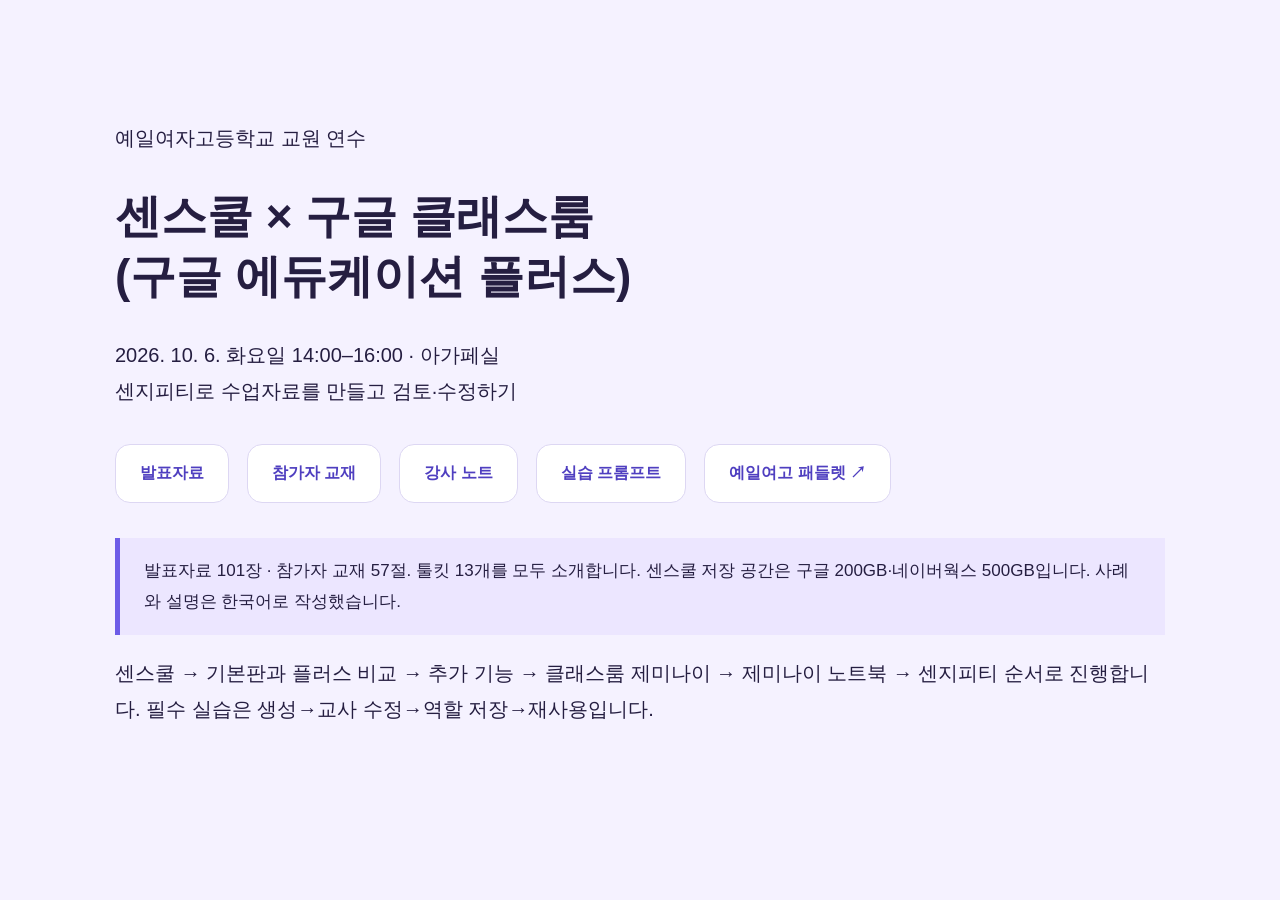
<file: index.html>
<!doctype html><html lang="ko"><head><meta charset="utf-8"><meta name="viewport" content="width=device-width,initial-scale=1"><link rel="icon" href="data:,"><title>예일여고 센스쿨 × 구글 에듀케이션 플러스 연수</title><style>body{background:#f5f2ff;color:#251e41;font-family:'Malgun Gothic',sans-serif;margin:0}main{max-width:1050px;margin:8vh auto;padding:28px}h1{font-size:46px;line-height:1.3}p{font-size:20px;line-height:1.8}.actions{display:flex;gap:18px;flex-wrap:wrap;margin:35px 0}a{color:#4f3fc0;font-weight:700}.actions a{padding:18px 24px;background:#fff;border:1px solid #ddd7f3;border-radius:15px;text-decoration:none}.note{padding:18px 24px;border-left:5px solid #6d5ce7;background:#ece6ff;font-size:17px}</style></head><body><main><p>예일여자고등학교 교원 연수</p><h1>센스쿨 × 구글 클래스룸<br>(구글 에듀케이션 플러스)</h1><p>2026. 10. 6. 화요일 14:00–16:00 · 아가페실<br>센지피티로 수업자료를 만들고 검토·수정하기</p><div class="actions"><a href="slides/index.html">발표자료</a><a href="guide/index.html">참가자 교재</a><a href="speaker-notes.html">강사 노트</a><a href="실습프롬프트.txt">실습 프롬프트</a><a href="https://padlet.com/cdl_pad/sen-bit-ly-26-6xl2h2xnxw1cam8l" target="_blank" rel="noopener">예일여고 패들렛 ↗</a></div><p class="note">발표자료 101장 · 참가자 교재 57절. 툴킷 13개를 모두 소개합니다. 센스쿨 저장 공간은 구글 200GB·네이버웍스 500GB입니다. 사례와 설명은 한국어로 작성했습니다.</p><p>센스쿨 → 기본판과 플러스 비교 → 추가 기능 → 클래스룸 제미나이 → 제미나이 노트북 → 센지피티 순서로 진행합니다. 필수 실습은 생성→교사 수정→역할 저장→재사용입니다.</p></main></body></html>
</file>
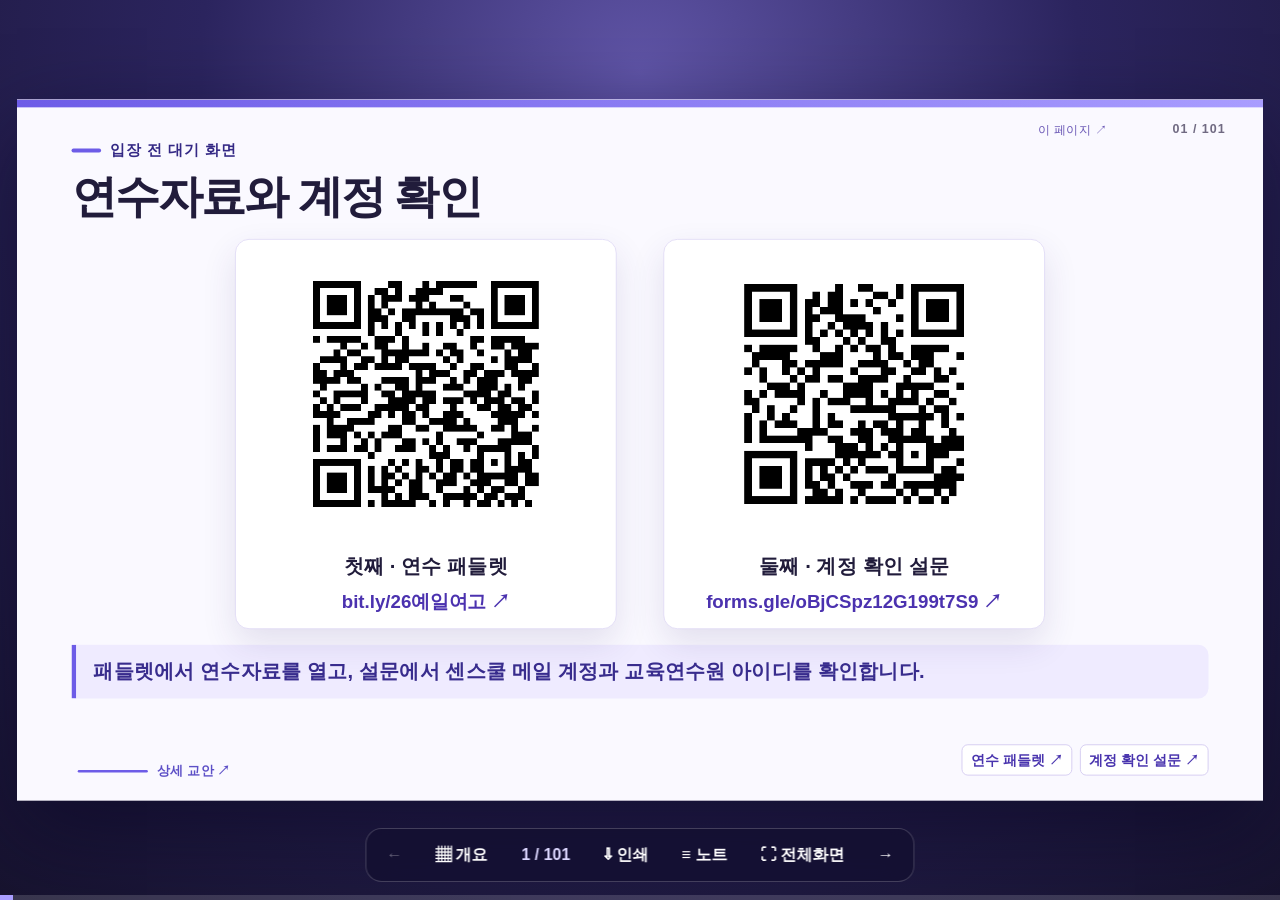
<file: slides/index.html>
<!doctype html>
<html lang="ko"><head><meta charset="utf-8"><meta name="viewport" content="width=device-width, initial-scale=1"><meta name="color-scheme" content="light"><meta name="theme-color" content="#30257f"><link rel="icon" href="data:,"><title>예일여고 · 센스쿨 × 구글 클래스룸(구글 에듀케이션 플러스) · 발표자료</title><link rel="stylesheet" href="./styles.css?v=20261005-final"><link rel="stylesheet" href="./hanyoung.css?v=20261005-final"><link rel="stylesheet" href="./yale.css?v=20261005-final"></head><body><main id="app" aria-live="polite"><div id="stage-shell"><section id="stage" aria-label="강의 슬라이드"></section></div><nav id="controls" aria-label="슬라이드 조작"><button id="prev" type="button" aria-label="이전 슬라이드">←</button><button id="overview-toggle" type="button" aria-expanded="false">▦ 개요</button><div id="counter"></div><button id="print" type="button">⇩ 인쇄</button><button id="notes-toggle" type="button" aria-expanded="false">≡ 노트</button><button id="fullscreen" type="button" aria-label="전체화면">⛶ 전체화면</button><button id="next" type="button" aria-label="다음 슬라이드">→</button></nav><div id="progress" aria-hidden="true"><span></span></div><aside id="notes" aria-label="강사 노트"></aside><section id="overview" aria-label="슬라이드 개요"></section></main><script src="./slides.js?v=20261005-final"></script><script src="./app.js?v=20261005-final"></script></body></html>
</file>
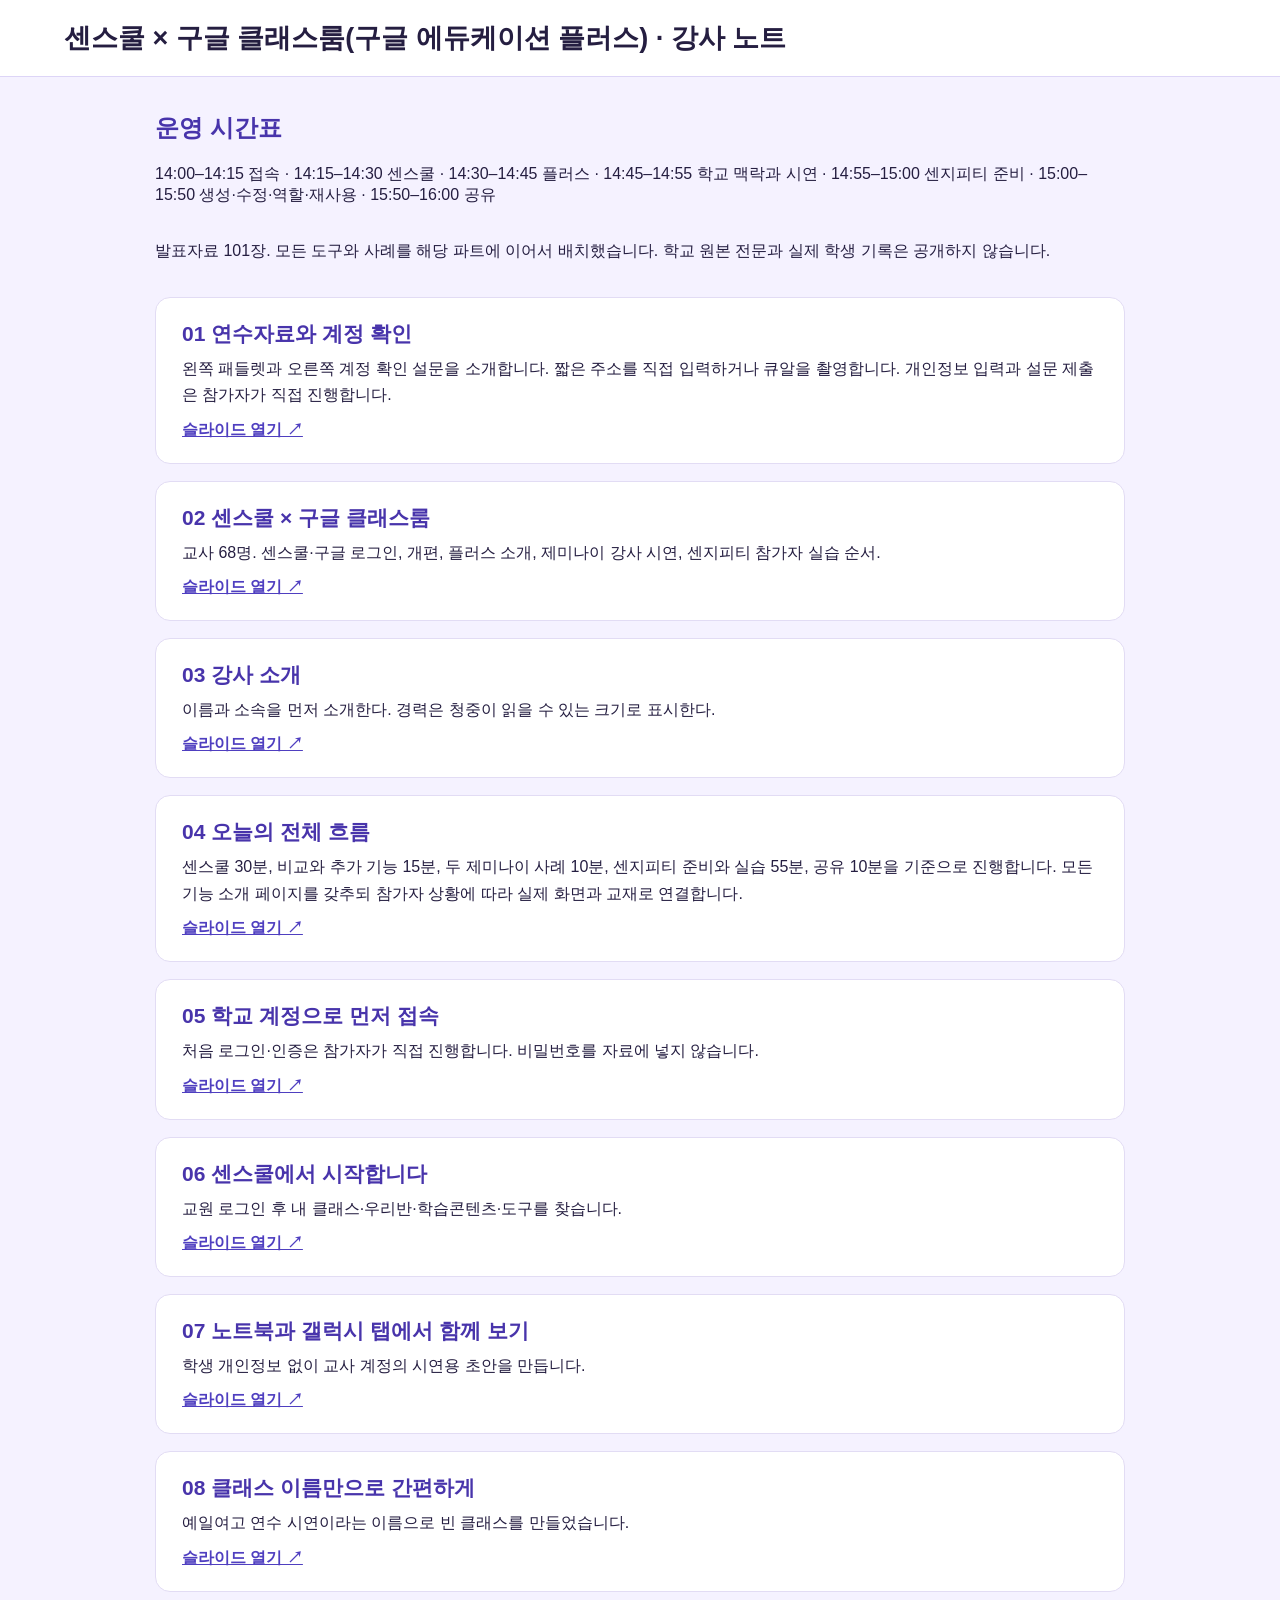
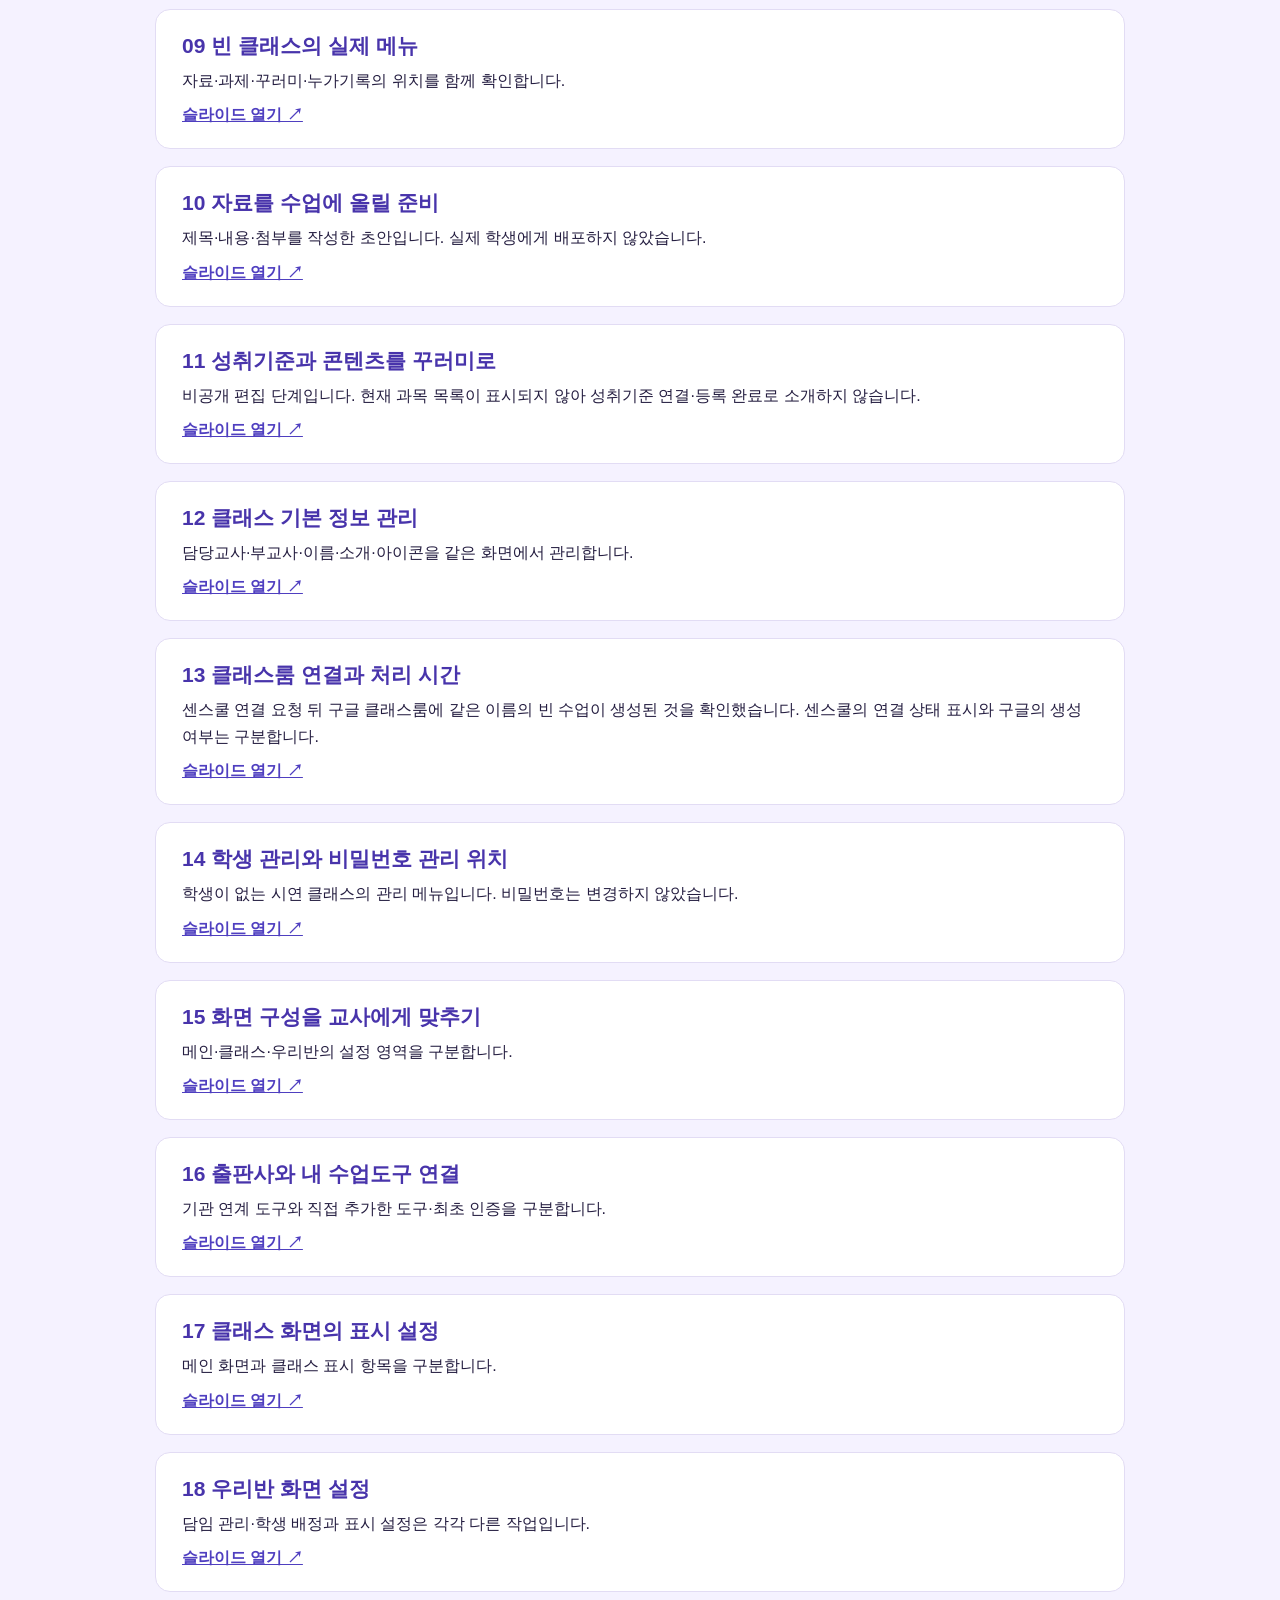
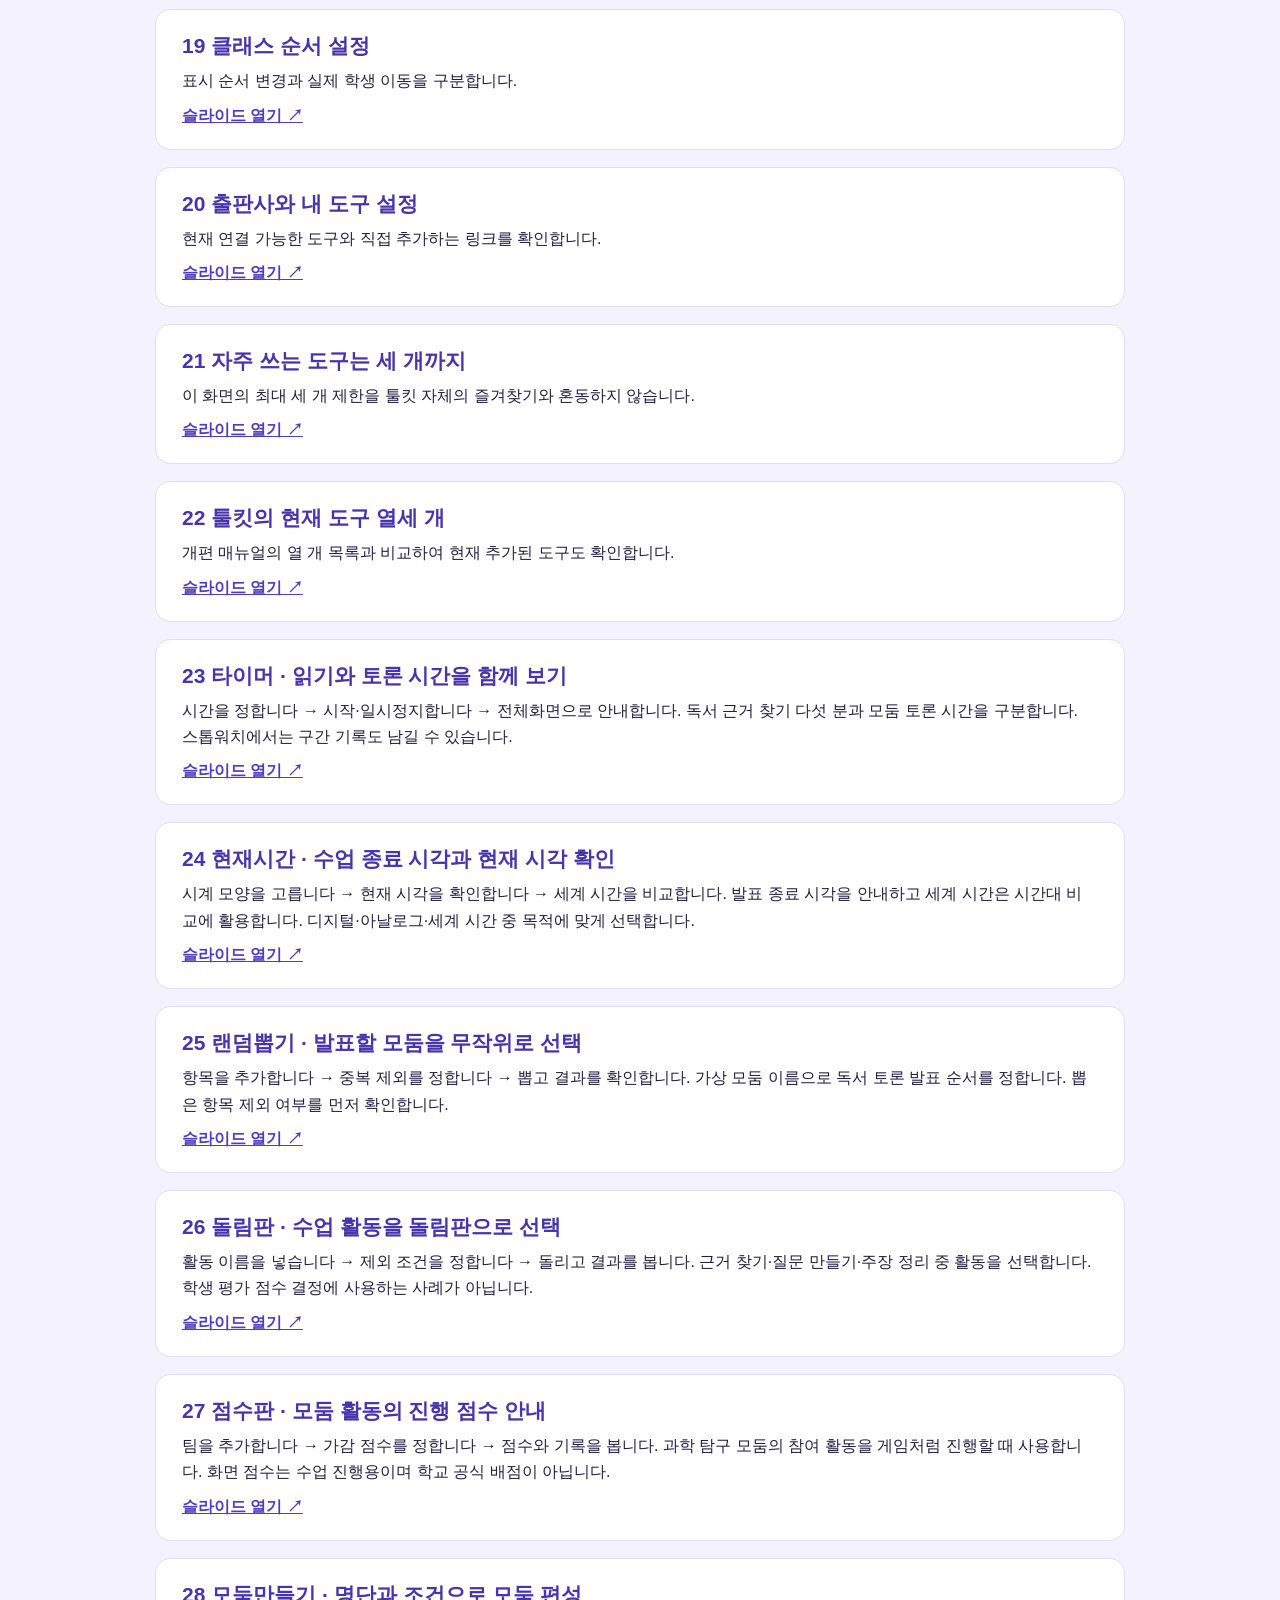
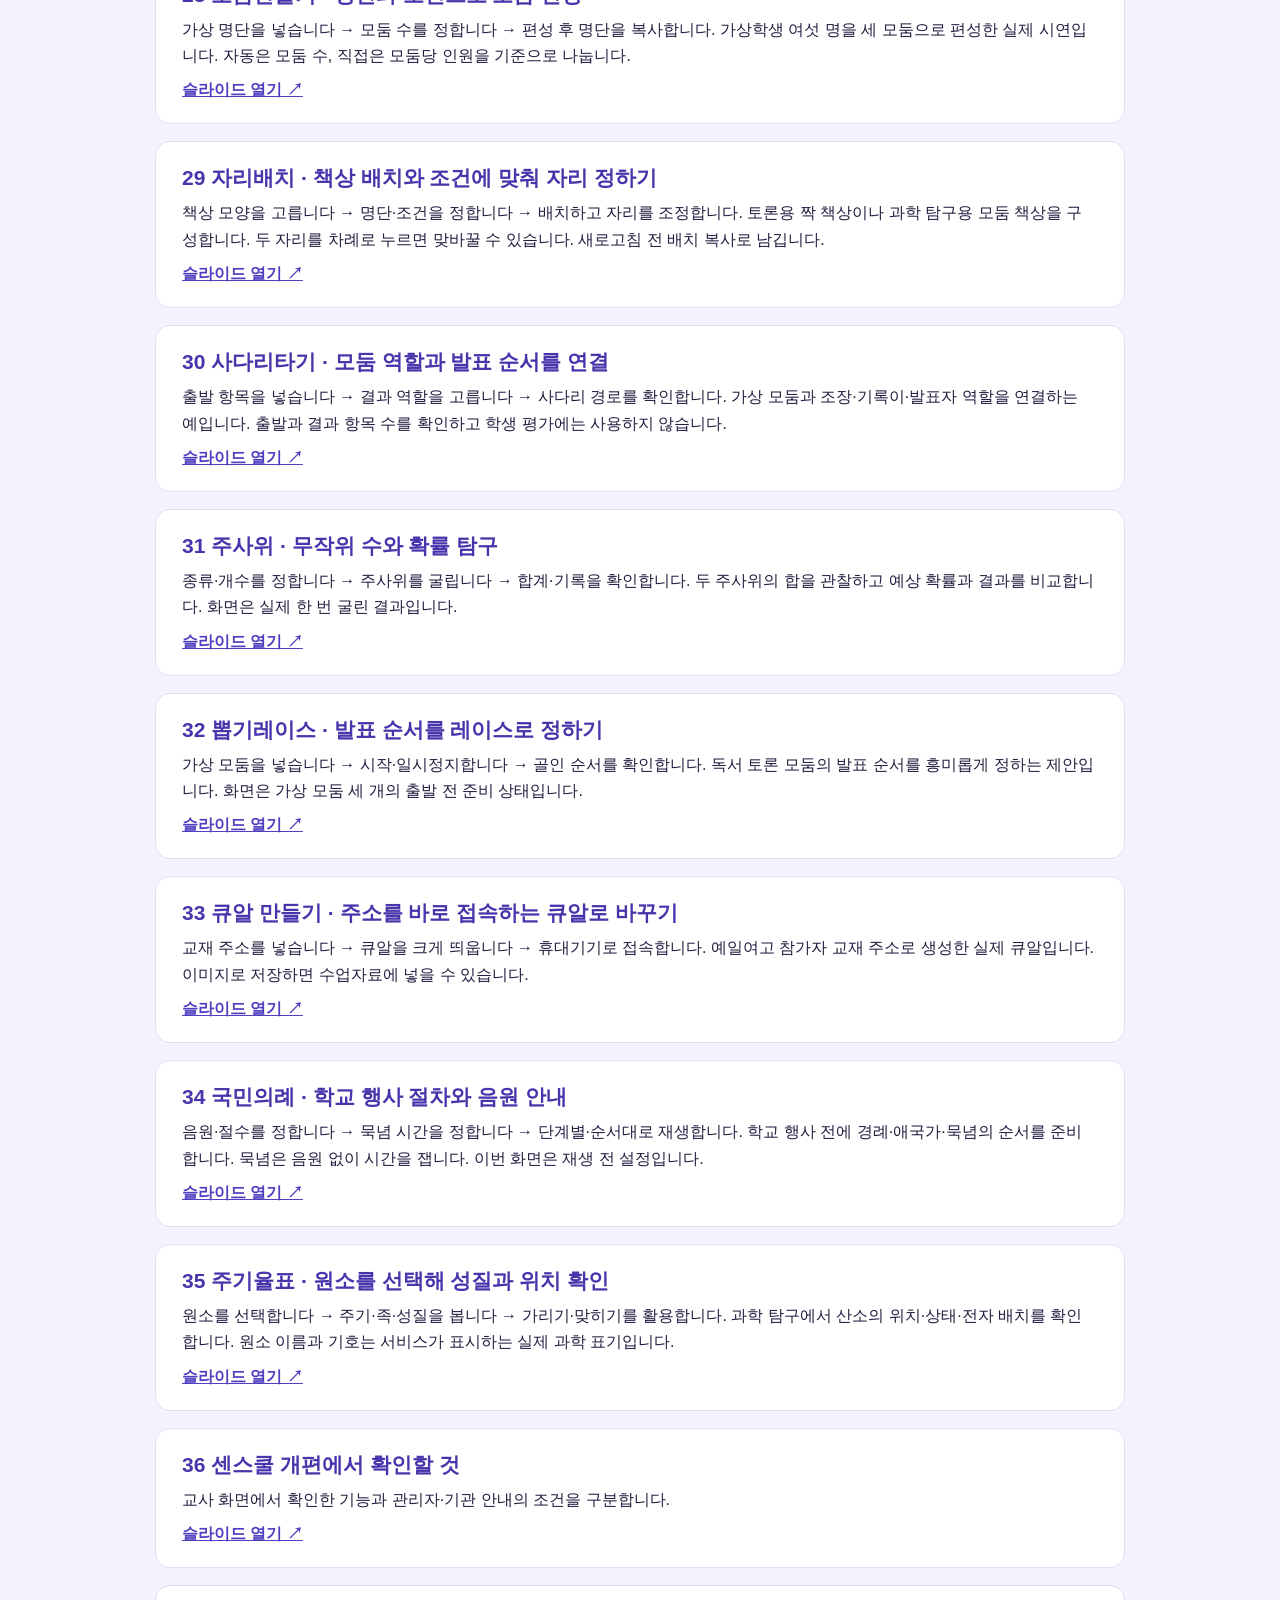
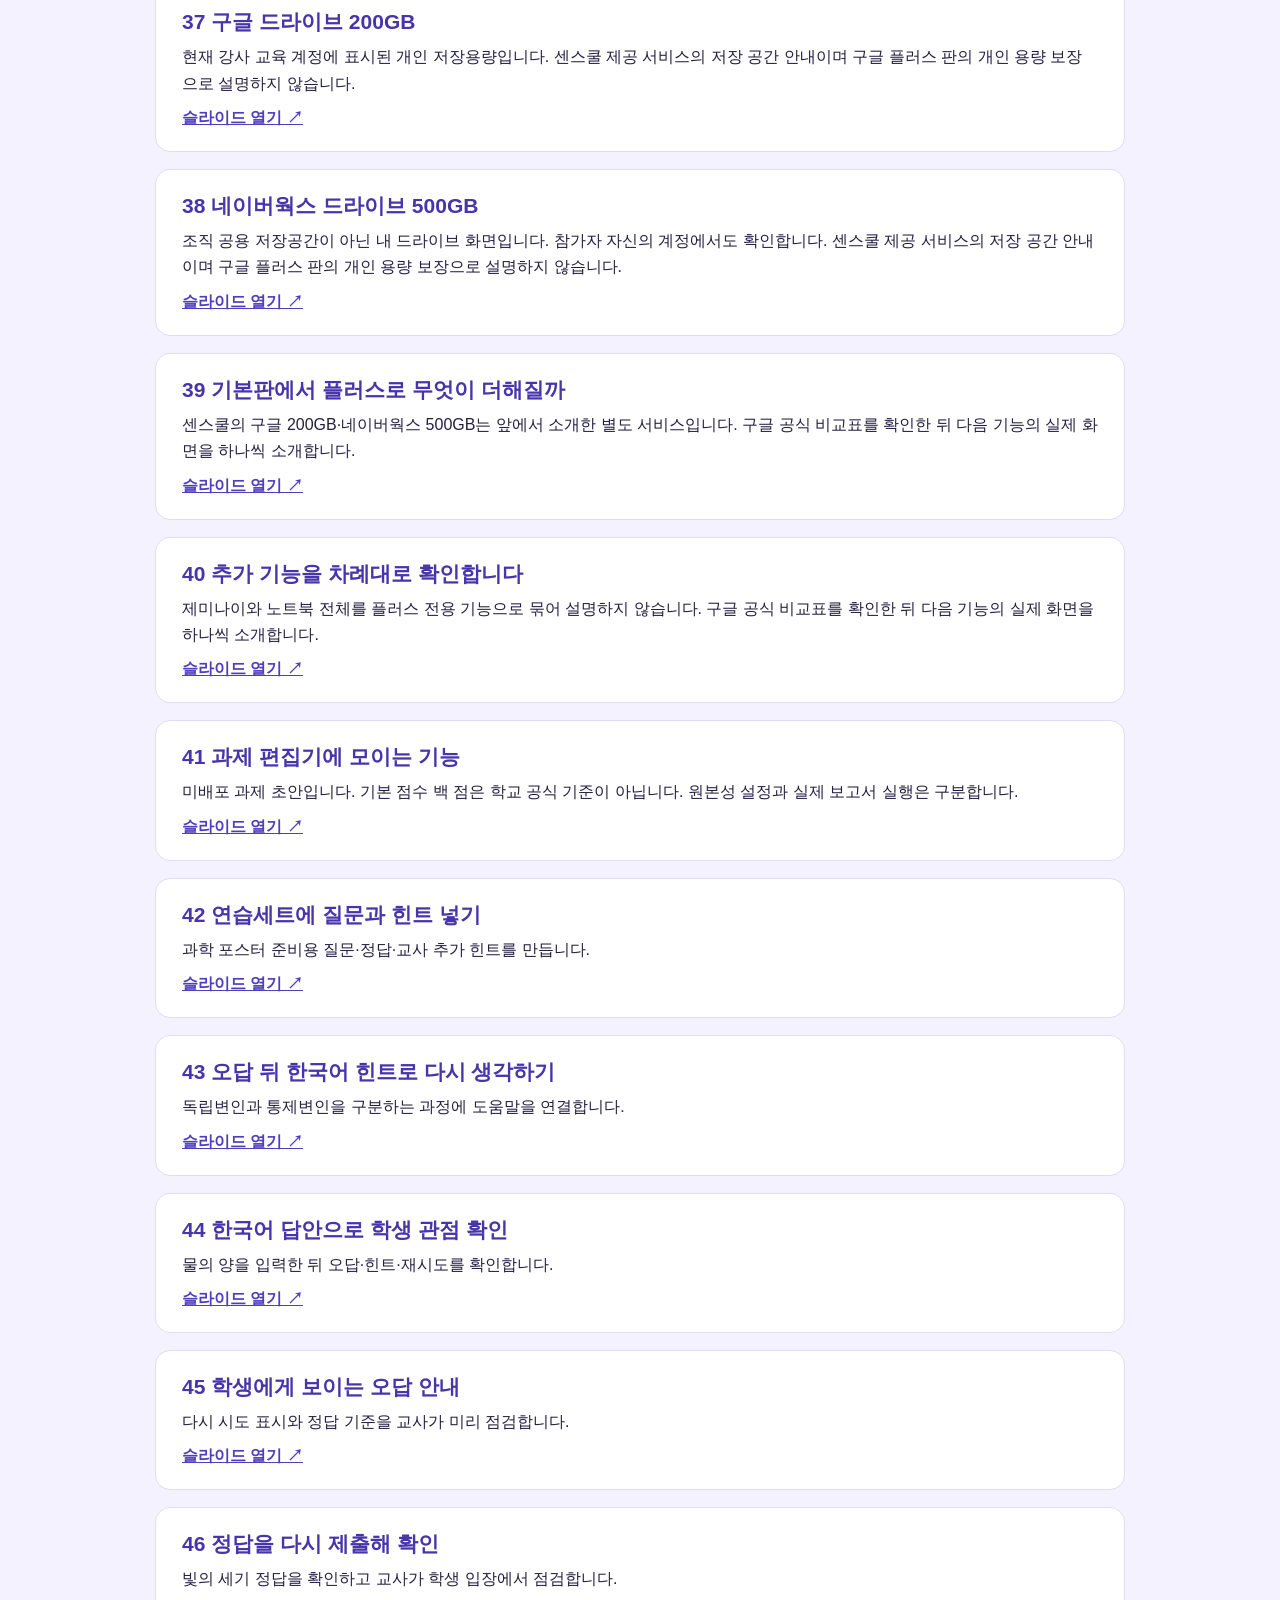
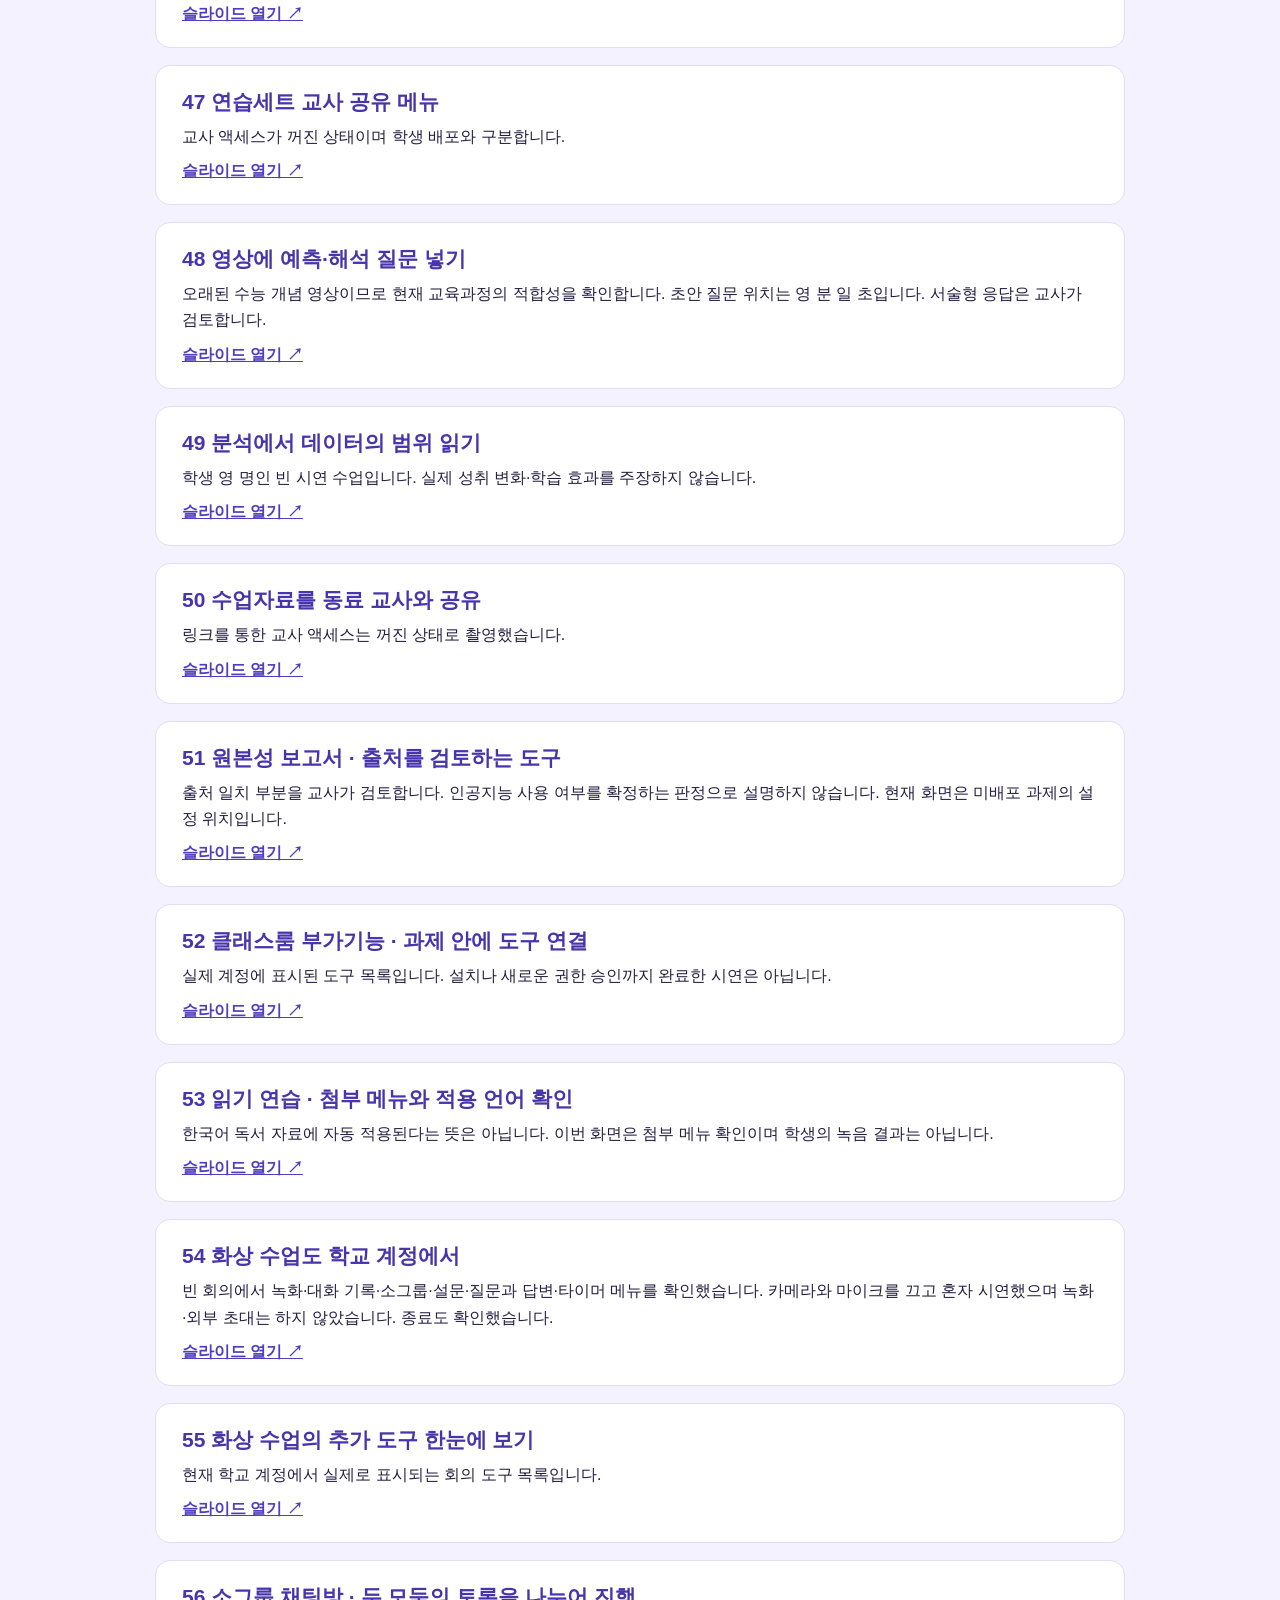
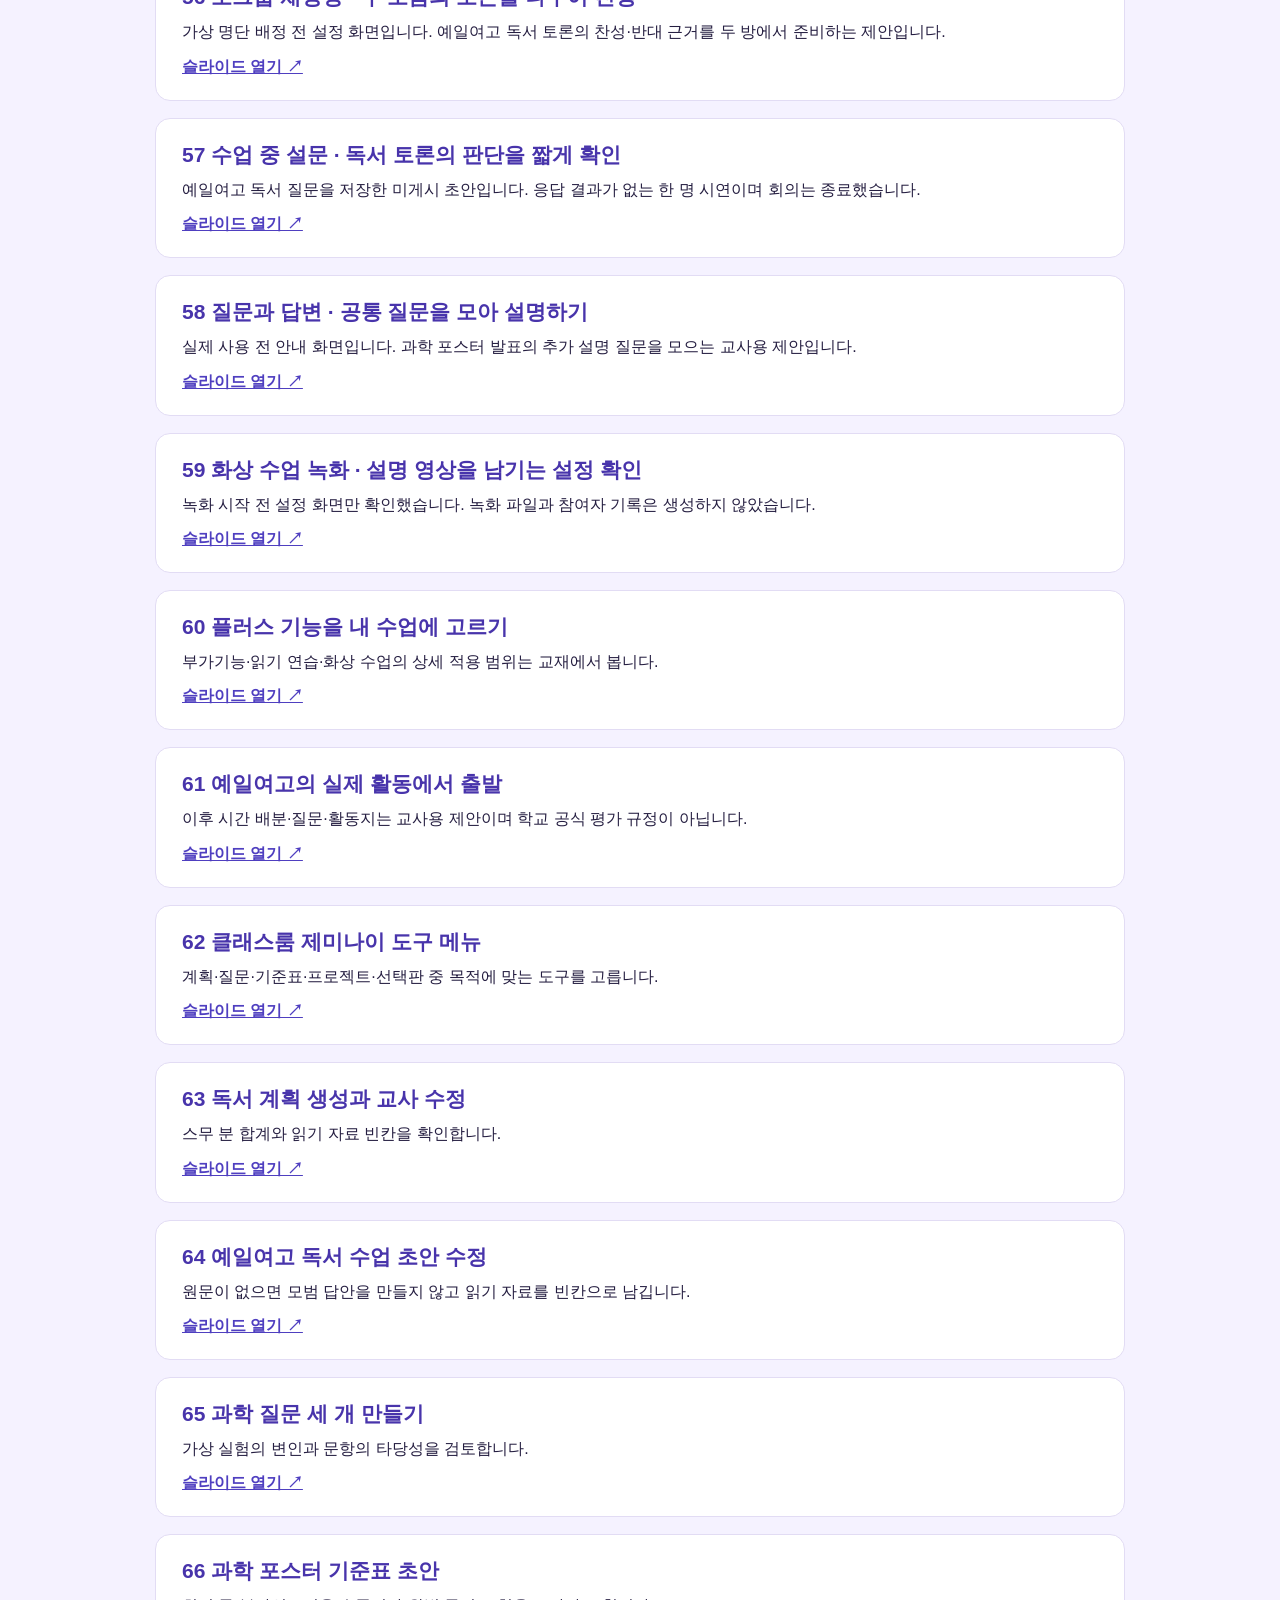
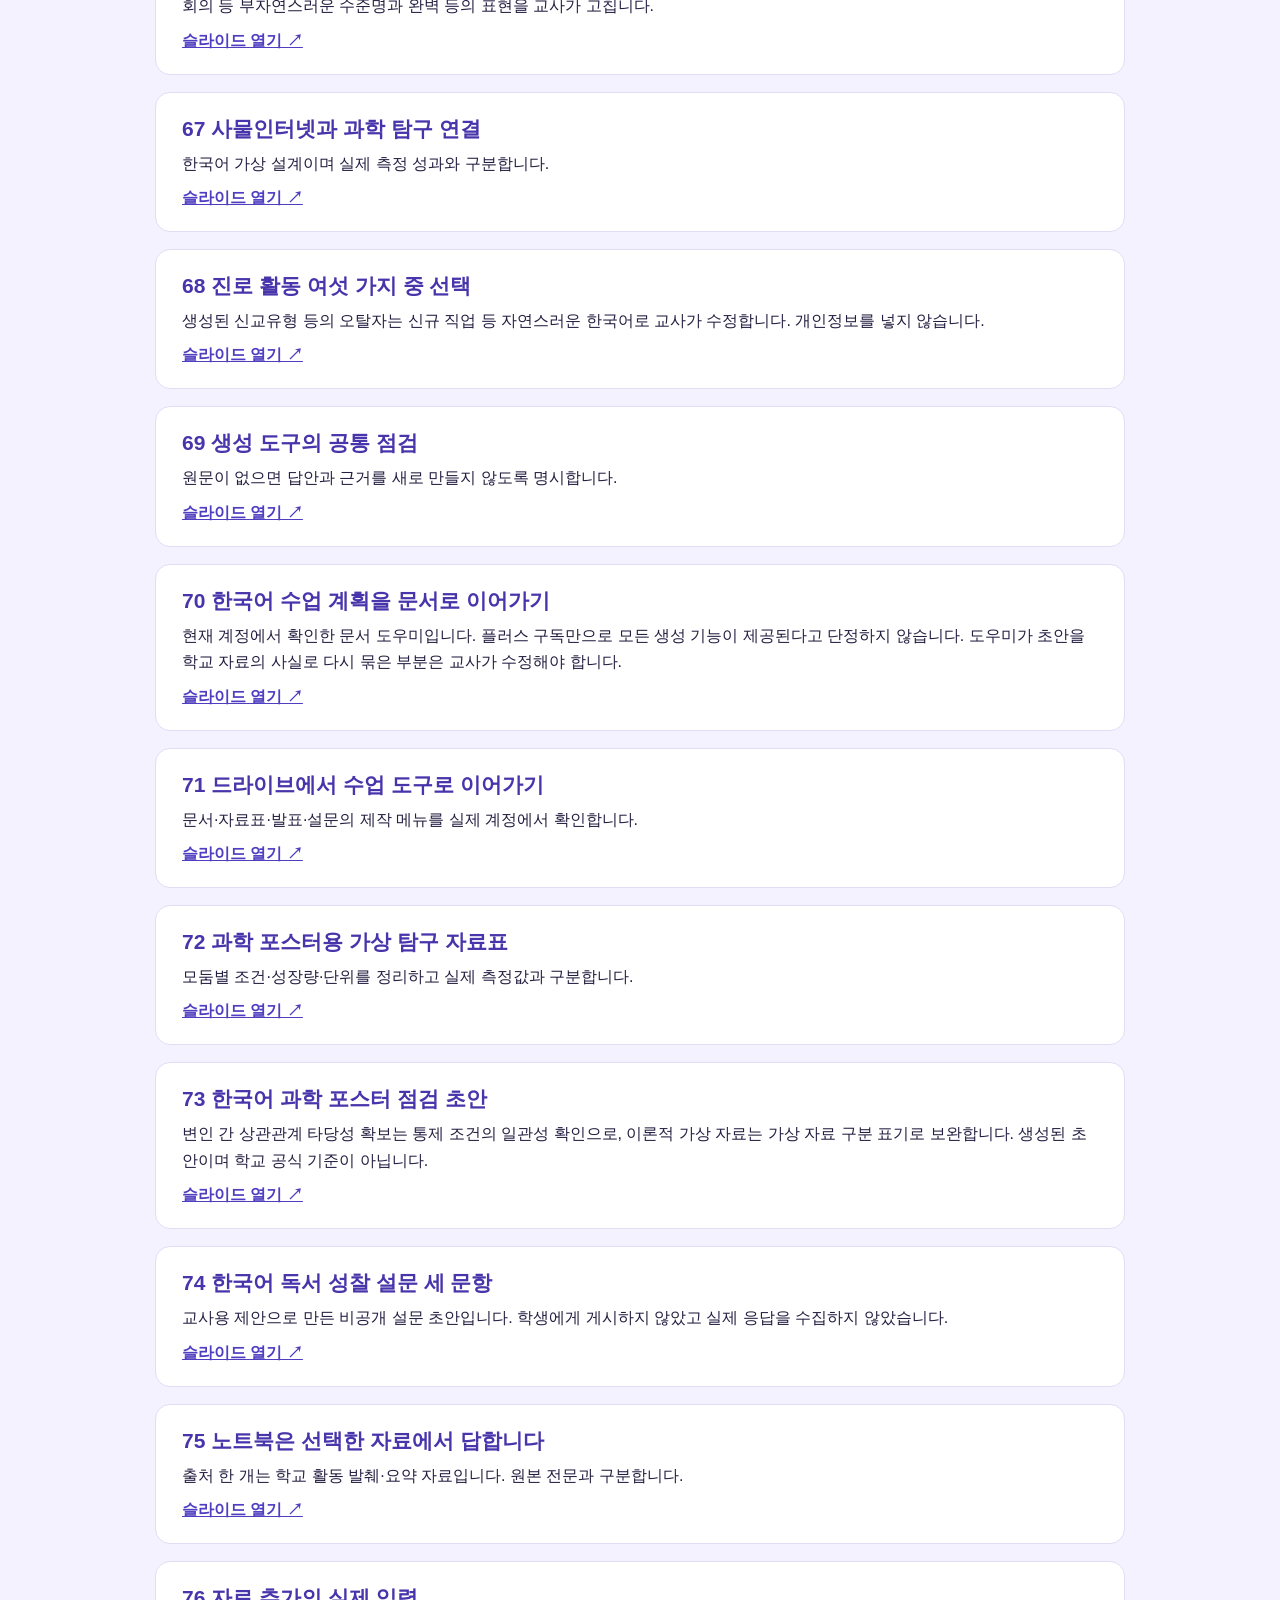
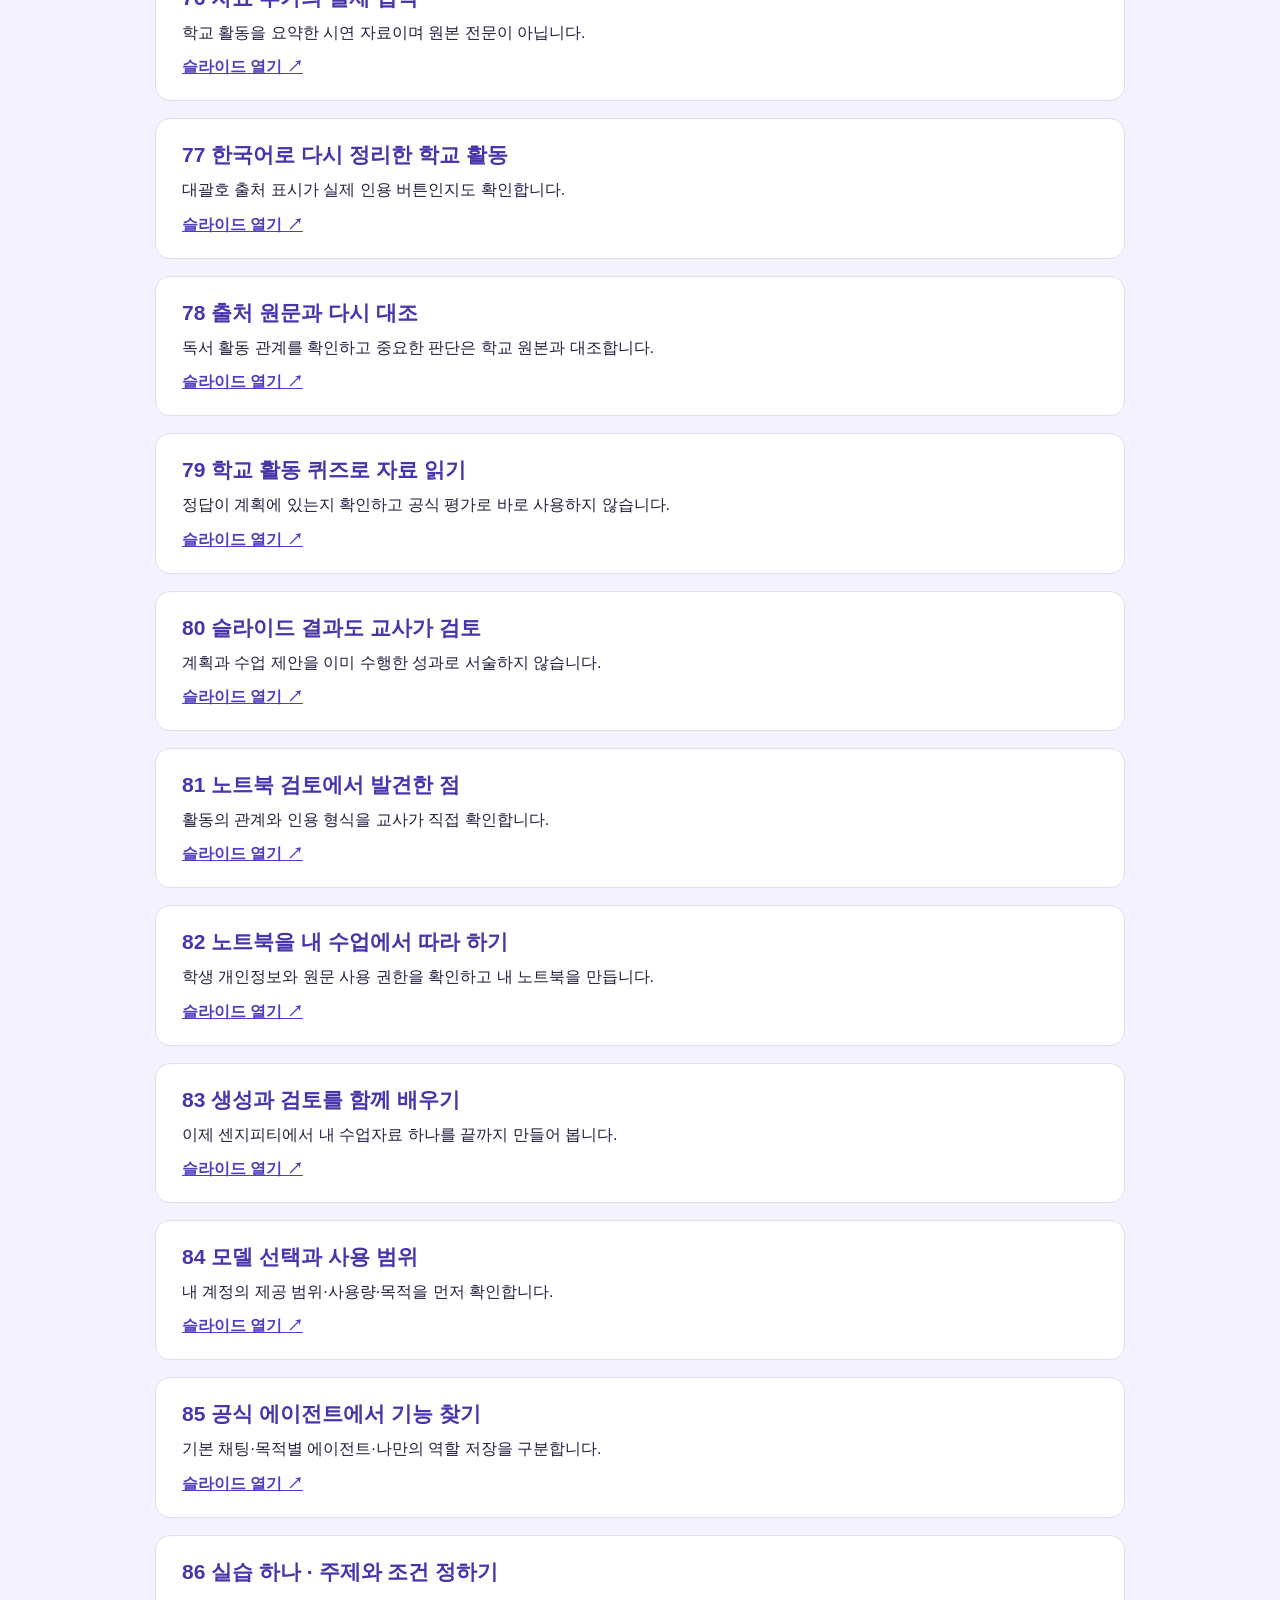
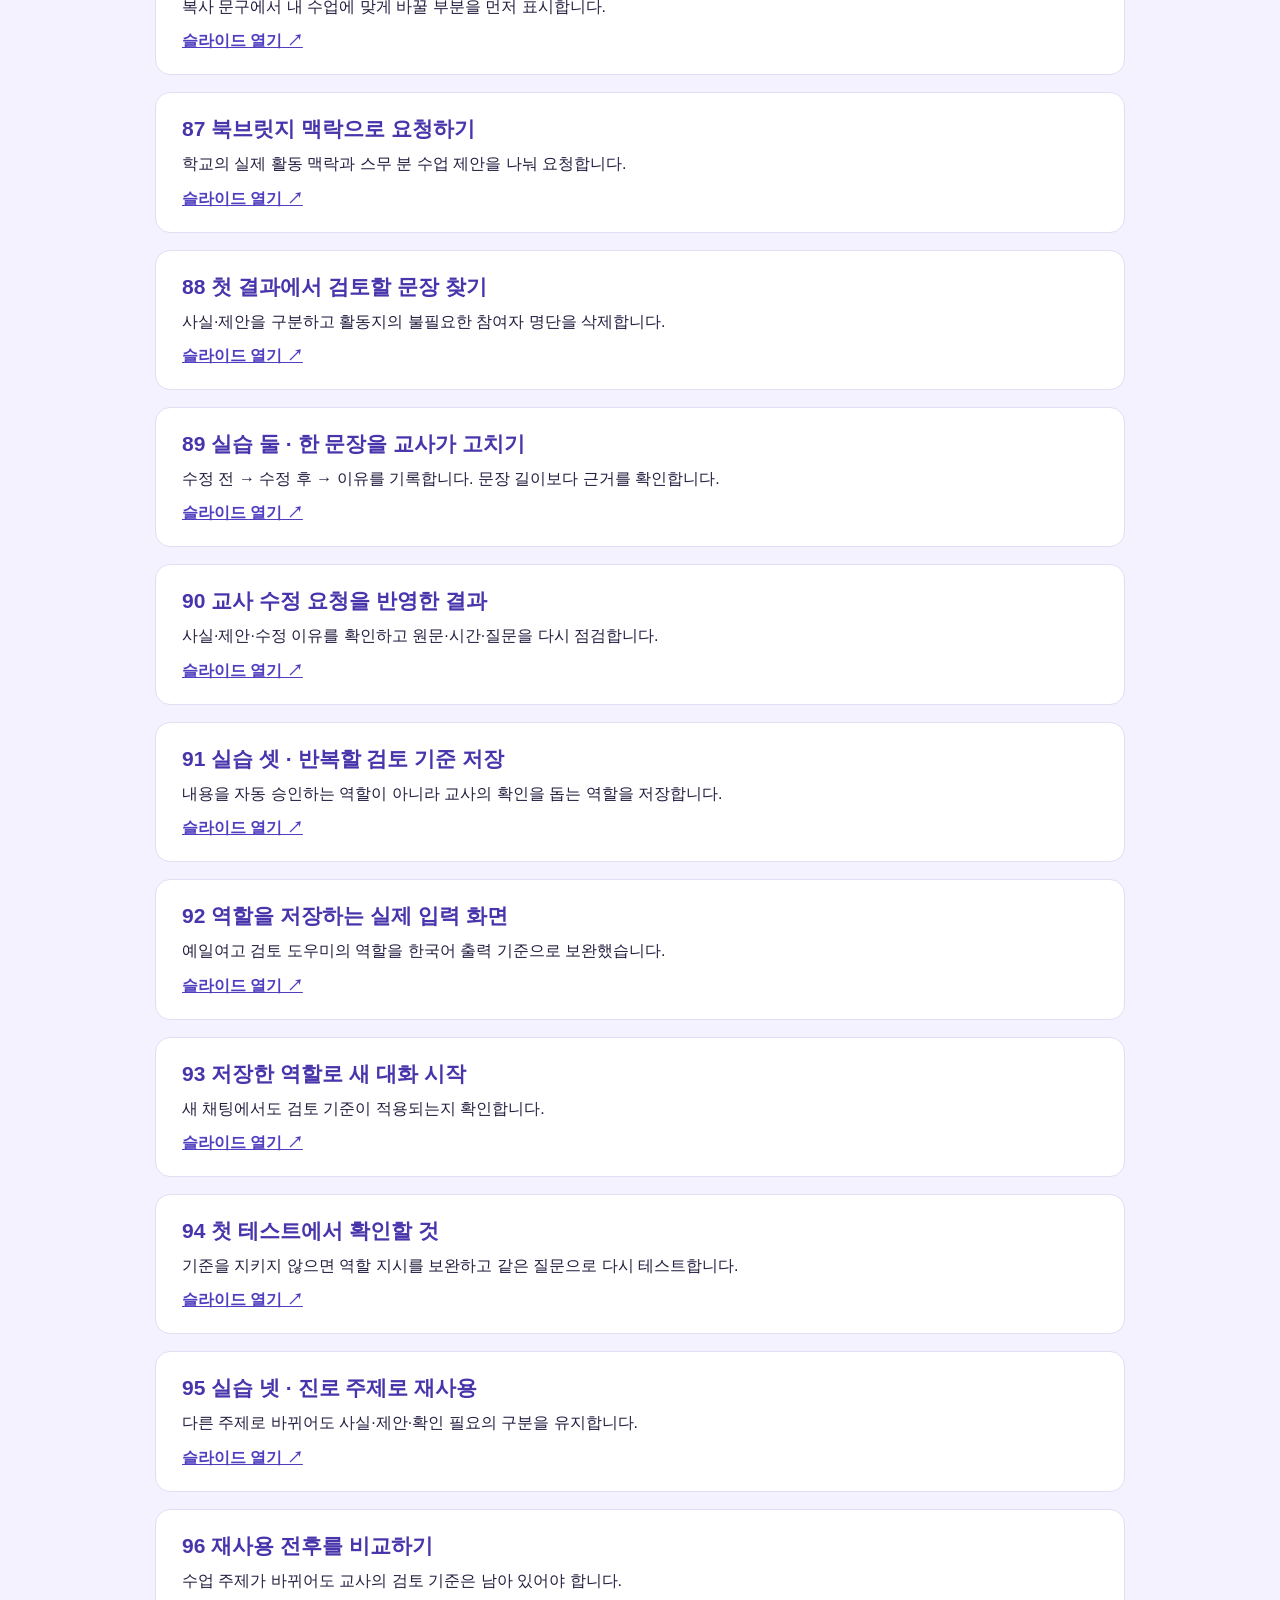
<file: speaker-notes.html>
<!doctype html>
<html lang="ko">
<head>
  <meta charset="utf-8"><meta name="viewport" content="width=device-width, initial-scale=1">
  <title>예일여고 교원 연수 · 강사 노트</title>
  <style>
    body{margin:0;background:#f5f2ff;color:#251e41;font-family:Pretendard,'Noto Sans KR','Malgun Gothic',sans-serif}
    header{position:sticky;top:0;padding:20px 5vw;background:#fff;border-bottom:1px solid #ddd5f7;z-index:2}h1{margin:0;font-size:27px}
    main,.timing{max-width:970px;margin:35px auto 70px;padding:0 24px}.timing{margin-bottom:0}.timing h2{color:#4834ab}
    table{width:100%;border-collapse:collapse;background:#fff}th,td{padding:10px 12px;border:1px solid #e2dcf4;text-align:left}th{background:#ebe6ff}
    .item{margin:0 0 17px;padding:22px 26px;border:1px solid #e2dcf4;border-radius:15px;background:#fff}.item h2{margin:0 0 8px;color:#4834ab;font-size:21px}.item p{margin:0;line-height:1.65;font-size:16px}.item a{display:inline-block;margin-top:11px;color:#4f3fc0;font-weight:800}
    @media print{body{background:#fff}header{position:static}main,.timing{margin:0;max-width:none}.item{break-inside:avoid;box-shadow:none}}
  </style>
</head>
<body>
  <header><h1>센스쿨 × 구글 클래스룸(구글 에듀케이션 플러스) · 강사 노트</h1></header>
  <section class="timing"><h2>운영 시간표</h2><p>14:00–14:15 접속 · 14:15–14:30 센스쿨 · 14:30–14:45 플러스 · 14:45–14:55 학교 맥락과 시연 · 14:55–15:00 센지피티 준비 · 15:00–15:50 생성·수정·역할·재사용 · 15:50–16:00 공유</p></section>
  <section class="timing"><p>발표자료 101장. 모든 도구와 사례를 해당 파트에 이어서 배치했습니다. 학교 원본 전문과 실제 학생 기록은 공개하지 않습니다.</p></section><main id="notes"></main>
  <script src="./slides/slides.js?v=20261005-final"></script>
  <script>document.querySelector('#notes').innerHTML=window.DECK.map((item,i)=>`<section class="item"><h2>${String(i+1).padStart(2,'0')} ${item.title}</h2><p>${item.notes}</p><a href="./slides/index.html#slide=${i+1}">슬라이드 열기 ↗</a></section>`).join('');</script>
</body>
</html>
</file>
<file: slides/styles.css>
:root{--canvas:#faf9ff;--paper:#fff;--ink:#211c3b;--muted:#625d74;--line:#ded8f5;--violet:#6d5ce7;--violet-dark:#342985;--violet-soft:#efecff;--green:#147d66;--amber:#a65f13;--red:#a8344c;--shadow:0 18px 44px rgba(54,42,117,.12)}
*{box-sizing:border-box}html,body{width:100%;height:100%;margin:0;overflow:hidden}body{background:radial-gradient(circle at 50% 8%,#5f54a6 0,#2b245e 42%,#17132f 100%);color:var(--ink);font-family:Pretendard,"Noto Sans KR","Malgun Gothic",sans-serif}button{font:inherit}button:focus-visible,a:focus-visible{outline:4px solid #b9afff;outline-offset:3px}#app,#stage-shell{position:relative;width:100%;height:100%}#stage-shell{overflow:hidden}#stage{position:absolute;left:50%;top:50%;width:1600px;height:900px;transform-origin:center;background:var(--canvas);box-shadow:0 40px 110px rgba(9,6,34,.56)}.slide{position:relative;width:1600px;height:900px;overflow:hidden;padding:64px 78px 78px;background:var(--canvas)}.slide::before{content:"";position:absolute;left:0;top:0;width:100%;height:10px;background:linear-gradient(90deg,var(--violet),#a99dff)}.slide h1,.slide h2,.slide p{margin-top:0}.slide h1{max-width:1380px;margin-bottom:25px;font-size:62px;line-height:1.13;letter-spacing:-.045em}.slide h2{margin-bottom:14px;color:var(--violet-dark);font-size:33px}.slide p,.slide li{font-size:25px;line-height:1.5}.slide p{color:var(--muted)}.slide ul,.slide ol{margin:0;padding-left:30px}.slide li{margin:9px 0}.eyebrow{display:flex;align-items:center;gap:12px;margin-bottom:16px;color:var(--violet-dark);font-size:20px;font-weight:850;letter-spacing:.07em}.eyebrow::before{content:"";width:38px;height:5px;border-radius:99px;background:var(--violet)}.lead{max-width:1200px;font-size:30px!important}.grid{display:grid;gap:24px}.grid.two{grid-template-columns:repeat(2,minmax(0,1fr))}.grid.three{grid-template-columns:repeat(3,minmax(0,1fr))}.split{display:grid;grid-template-columns:.86fr 1.3fr;gap:34px;align-items:stretch}.split.equal{grid-template-columns:repeat(2,minmax(0,1fr))}.card{min-width:0;padding:27px 30px;border:1px solid var(--line);border-radius:22px;background:var(--paper);box-shadow:var(--shadow)}.card strong.label{display:block;margin-bottom:10px;color:var(--violet-dark);font-size:20px;letter-spacing:.04em}.card p:last-child{margin-bottom:0}.flow{display:flex;align-items:center;justify-content:center;gap:16px;margin-top:48px}.flow span{min-width:250px;padding:29px 22px;border:1px solid var(--line);border-radius:20px;background:#fff;box-shadow:var(--shadow);text-align:center;font-size:27px;font-weight:800}.flow b{color:var(--violet);font-size:32px}.command{margin:18px 0;padding:22px 24px;border-radius:18px;background:#191722;color:#f7f6fb;font-family:"Cascadia Mono",D2Coding,Consolas,monospace;font-size:22px;line-height:1.6;white-space:pre-wrap}.check{margin-top:20px!important;padding:15px 20px;border-left:5px solid var(--green);border-radius:0 14px 14px 0;background:#eaf8f3;color:#155d4d!important;font-size:21px!important;font-weight:750}.warning{border-left-color:var(--amber);background:#fff6e9;color:#75420d!important}.error{border-left-color:var(--red);background:#fff0f3;color:#7d2639!important}.media{display:flex;align-items:center;justify-content:center;min-height:0;padding:12px;border:1px solid var(--line);border-radius:20px;background:#fff;box-shadow:var(--shadow)}.media img{display:block;max-width:100%;max-height:600px;border-radius:12px;object-fit:contain}.media.large img{max-height:650px}.media.compact img{max-height:485px}.caption{margin:11px 2px 0!important;color:var(--muted)!important;font-size:17px!important}.before-after{display:grid;grid-template-columns:1fr 180px 1fr;gap:18px;align-items:center}.arrow{text-align:center;color:var(--violet-dark);font-size:25px;font-weight:850}.arrow code{display:block;margin-top:8px;padding:12px;border-radius:12px;background:var(--violet-soft);font-size:17px}.pill{display:inline-flex;padding:8px 14px;border-radius:999px;background:var(--violet-soft);color:var(--violet-dark);font-weight:800}.small{font-size:20px!important}.tiny{font-size:17px!important}.center{text-align:center}.title-slide{display:grid;place-content:center;padding-left:150px}.title-slide h1{font-size:86px}.title-slide .lead{max-width:920px}.chapter{display:grid;place-content:center;text-align:center}.chapter h1{font-size:78px}.slide-number{position:absolute;right:48px;top:29px;color:#706a82;font-size:16px;font-weight:800;letter-spacing:.08em}.guide-link{position:absolute;left:78px;bottom:27px;color:#5d50c7;font-size:17px;font-weight:800;text-decoration:none}.guide-link::before{content:"";display:inline-block;width:90px;height:3px;margin-right:12px;border-radius:99px;background:var(--violet);vertical-align:middle}#controls{position:fixed;left:50%;bottom:18px;z-index:30;display:flex;align-items:center;gap:7px;padding:7px;border:1px solid rgba(255,255,255,.2);border-radius:16px;background:rgba(20,16,50,.9);transform:translateX(-50%);backdrop-filter:blur(14px)}#controls button,#counter{height:38px;padding:0 13px;border:0;border-radius:10px;background:transparent;color:#fff;font-weight:700}#controls button:hover{background:rgba(255,255,255,.12)}#controls button:disabled{opacity:.35}#counter{display:grid;place-items:center;min-width:76px;color:#dcd7ff}#progress{position:fixed;left:0;right:0;bottom:0;z-index:31;height:5px;background:rgba(255,255,255,.15)}#progress span{display:block;height:100%;background:#a99dff}#notes{position:fixed;right:18px;top:18px;z-index:45;width:min(430px,calc(100vw - 36px));padding:18px 20px;border-radius:18px;background:#fff;box-shadow:0 22px 70px rgba(0,0,0,.3);opacity:0;pointer-events:none;transform:translateX(24px);transition:.2s}#notes.open{opacity:1;pointer-events:auto;transform:none}#notes header{display:flex;justify-content:space-between;align-items:center}#notes header button{border:0;background:none;font-size:28px}#notes p{margin-bottom:0;line-height:1.6;color:var(--muted)}#overview{position:fixed;inset:0;z-index:50;display:none;padding:34px;background:rgba(16,12,42,.9);backdrop-filter:blur(12px)}#overview.open{display:block}.overview-panel{height:100%;max-width:1380px;margin:auto;padding:28px;border-radius:24px;background:#fff;overflow:auto}.overview-panel header{display:flex;justify-content:space-between;align-items:center;position:sticky;top:-28px;z-index:2;padding:10px 0 20px;background:#fff}.overview-panel h2{margin:4px 0 0}.overview-panel header button{border:0;background:none;font-size:32px}.overview-grid{display:grid;grid-template-columns:repeat(4,minmax(0,1fr));gap:12px}.overview-grid button{min-height:100px;padding:15px;border:1px solid var(--line);border-radius:14px;background:#faf9ff;text-align:left}.overview-grid button.current{border-color:var(--violet);box-shadow:0 0 0 2px var(--violet-soft)}.overview-grid span{display:block;color:var(--violet);font-weight:850}.overview-grid strong{display:block;margin-top:7px;color:var(--ink)}@media print{@page{size:16in 9in;margin:0}html,body{overflow:visible;background:#fff}#controls,#progress,#notes,#overview{display:none!important}#stage-shell,#stage{position:static;width:auto;height:auto;overflow:visible;box-shadow:none;transform:none!important}.print-slide{page-break-after:always;break-after:page}.print-slide:last-child{page-break-after:auto}}body.print-mode{overflow:visible;background:#fff}body.print-mode #stage{position:static;width:auto;height:auto}body.print-mode .slide{display:block}@media(max-width:900px){.overview-grid{grid-template-columns:repeat(2,minmax(0,1fr))}}
.evidence-slide{display:flex;flex-direction:column;padding:38px 56px 62px}.evidence-top{flex:0 0 auto}.evidence-slide .eyebrow{margin-bottom:7px;font-size:17px}.evidence-slide h1{max-width:1420px;margin-bottom:14px;font-size:41px;line-height:1.08}.evidence-layout{display:grid;grid-template-columns:minmax(0,7fr) minmax(390px,3fr);flex:1 1 auto;min-height:0;gap:24px}.evidence-main{display:flex;min-width:0;min-height:0;flex-direction:column}.evidence-slide .command{flex:0 0 auto;margin:0 0 10px;padding:10px 16px;border-radius:13px;font-size:17px;line-height:1.3}.evidence-slide .media.evidence{flex:1 1 auto;min-height:0;margin:0;padding:8px}.evidence-slide .media.evidence img{width:100%;height:100%;max-height:none;object-fit:contain}.explain-panel{display:flex;min-width:0;min-height:0;flex-direction:column;padding:24px;border:1px solid var(--line);border-radius:24px;background:linear-gradient(180deg,#fff 0,#f7f4ff 100%);box-shadow:var(--shadow)}.explain-panel.error{border-color:#e8b8c3;background:linear-gradient(180deg,#fff 0,#fff1f4 100%)}.explain-panel.warning{border-color:#e9cda8;background:linear-gradient(180deg,#fff 0,#fff7ec 100%)}.panel-label{display:inline-flex;align-self:flex-start;margin-bottom:10px;padding:6px 10px;border-radius:999px;background:var(--violet-soft);color:var(--violet-dark);font-size:15px;font-weight:900;letter-spacing:.06em}.explain-panel.error .panel-label{background:#ffe0e7;color:#842a3f}.explain-panel.warning .panel-label{background:#ffecd1;color:#7a470f}.panel-label{display:inline-flex;align-self:flex-start;margin-bottom:10px;padding:6px 10px;border-radius:999px;background:var(--violet-soft);color:var(--violet-dark);font-size:15px;font-weight:900;letter-spacing:.06em}.explain-panel.error .panel-label{background:#ffe0e7;color:#842a3f}.explain-panel.warning .panel-label{background:#ffecd1;color:#7a470f}.explain-panel h2{margin:0 0 16px;color:var(--ink);font-size:25px;line-height:1.25;letter-spacing:-.025em}.mini-flow{display:flex;flex-direction:column;align-items:stretch;gap:5px}.flow-node{padding:11px 13px;border:1px solid var(--line);border-radius:13px;background:#fff;color:var(--violet-dark);font-size:18px;font-weight:850;line-height:1.28;text-align:center}.flow-arrow{height:16px;color:var(--violet);font-size:21px;font-weight:900;line-height:16px;text-align:center}.panel-check,.panel-memory{display:grid;gap:4px;margin-top:14px;padding:12px 14px;border-radius:13px}.panel-check{border-left:5px solid var(--green);background:#eaf8f3;color:#155d4d}.explain-panel.error .panel-check{border-left-color:var(--red);background:#ffe5eb;color:#7d2639}.explain-panel.warning .panel-check{border-left-color:var(--amber);background:#fff0da;color:#75420d}.panel-memory{margin-top:auto;background:#ece8ff;color:var(--violet-dark)}.panel-check strong,.panel-memory strong{font-size:14px;letter-spacing:.04em}.panel-check span,.panel-memory span{font-size:17px;font-weight:750;line-height:1.35}
.sequence-stack{display:grid;flex:1 1 auto;min-height:0;gap:10px}.sequence-stack.count-2{grid-template-rows:repeat(2,minmax(0,1fr))}.sequence-stack.count-3{grid-template-rows:repeat(3,minmax(0,1fr))}.sequence-step{display:flex;min-width:0;min-height:0;margin:0;padding:6px;border:1px solid var(--line);border-radius:16px;background:#fff;box-shadow:var(--shadow);flex-direction:column}.sequence-step figcaption{display:flex;flex:0 0 auto;align-items:center;gap:8px;padding:1px 5px 5px;color:var(--violet-dark);font-size:15px;font-weight:850;line-height:1.2}.sequence-step figcaption span{display:grid;width:22px;height:22px;border-radius:50%;background:var(--violet);color:#fff;font-size:13px;place-items:center}.sequence-image{display:flex;flex:1 1 auto;min-height:0;align-items:center;justify-content:center;overflow:hidden;border-radius:10px;background:#fff}.sequence-image img{display:block;width:100%;height:100%;object-fit:contain}.sequence-slide .evidence-main>.command{margin-bottom:8px}.sequence-slide .explain-panel{padding-top:22px;padding-bottom:22px}
.flow span small{display:block;margin-top:9px;color:var(--muted);font-size:19px;font-weight:600;line-height:1.3;white-space:normal}
.extension-crops{display:grid;gap:8px;margin:12px 0}.extension-crops figure{min-width:0;margin:0}.extension-crops figcaption{margin:0 0 4px;color:var(--violet-dark);font-size:14px;font-weight:800;line-height:1.2}.extension-crops img{display:block;width:100%;height:auto;border-radius:8px}
.panel-tip{display:grid;gap:5px;margin-top:12px;padding:11px 13px;border:1px solid var(--line);border-radius:13px;background:#fff;color:var(--ink)}.panel-tip strong{color:var(--violet-dark);font-size:15px;line-height:1.2}.panel-tip span,.panel-tip li{font-size:16px;line-height:1.35}.panel-list ul{margin:0;padding-left:19px}.panel-list li{margin:2px 0}.ui-crop{position:relative;overflow:hidden;width:100%;border-radius:8px;background:#1e1e1e}.ui-crop img{position:absolute;max-width:none;height:auto}.explorer-crop{height:100px}.explorer-crop img{width:1200px;left:-48px;top:-37px}.golive-crop{height:75px}.golive-crop img{width:800px;left:-415px;top:-188px}.pages-path .sequence-stack.count-2{grid-template-rows:250px minmax(0,1fr)}.gh-result .media.evidence{position:relative;display:block;overflow:hidden}.gh-result .media.evidence img{position:absolute;top:-190px;left:0;width:100%;height:auto;max-height:none;object-fit:initial}

.tool-slide h1{font-size:42px}.tool-slide .actual-shot img,.meet-feature .actual-shot img{height:435px}.tool-steps{display:grid;grid-template-columns:repeat(3,1fr);gap:12px;margin:13px 0}.tool-steps div{display:flex;gap:12px;align-items:center;background:#eee8ff;border-radius:12px;padding:14px 16px;font-size:22px;min-height:60px}.tool-steps b{color:#5f41bd;font-size:30px}.tool-slide .actual-look,.meet-feature .actual-look{font-size:23px;margin:10px 0}.meet-feature h1{font-size:43px}.narrow-shot .actual-shot img{height:535px;max-width:430px}.edition-table{width:100%;border-collapse:collapse;margin:35px 0 30px;font-size:27px}.edition-table th,.edition-table td{padding:25px 22px;border:2px solid #ddd3f3;line-height:1.5;text-align:left}.edition-table th{background:#6750b5;color:white}.edition-table td:first-child{font-weight:800;width:22%}.edition-table td:nth-child(2){background:#f4effa}.edition-table td:nth-child(3){background:#ede7ff}.edition-slide h1{font-size:50px}.flow-list{display:grid;gap:16px;margin:38px 0}.flow-list div{display:flex;align-items:center;gap:30px;background:#f0eafa;padding:24px;border-radius:16px;font-size:30px}.flow-list b{color:#6850b9;min-width:65px}.meet-detail h1{font-size:43px}.meet-detail-grid{display:grid;grid-template-columns:380px 1fr;gap:38px;margin-top:24px;align-items:start}.meet-detail-grid figure{margin:0;text-align:center}.meet-crop{position:relative;overflow:hidden;width:242px;height:550px;margin:0 auto;background:#202124;border-radius:14px}.meet-crop img{height:550px;width:auto;max-width:none;cursor:zoom-in}.meet-crop.full-meet img{position:absolute;height:646px;right:-11px;top:-40px}.meet-detail-grid figcaption{font-size:20px;margin-top:14px;color:#584c75}.meet-detail-grid ol{margin:0;padding-left:46px;font-size:31px;line-height:1.55}.meet-detail-grid li{padding:22px 18px;background:#eee8ff;border-radius:14px;margin-bottom:20px}.meet-context{font-size:27px;line-height:1.65;padding:22px;background:#f3effa;border-left:5px solid #7759c8}
</file>
<file: slides/hanyoung.css>
.slide{padding:52px 70px 74px}
.slide h1{max-width:1430px;margin:0 0 22px;font-size:58px;line-height:1.13;letter-spacing:-.045em}
.slide .eyebrow{margin-bottom:13px;font-size:19px}
.slide p,.slide li{font-size:27px;line-height:1.42}
.slide .source-line{position:absolute;right:62px;bottom:28px;max-width:1060px;color:#635c75;font-size:16px;text-align:right}
.slide .takeaway{margin-top:18px;padding:16px 22px;border-left:6px solid var(--violet);border-radius:0 13px 13px 0;background:#efebff;color:#382c8d;font-size:26px;font-weight:750}
.cover{display:flex;flex-direction:column;justify-content:center;background:linear-gradient(145deg,#faf9ff 56%,#e8e3ff)}
.cover::before{height:12px}
.cover h1{font-size:74px;line-height:1.17}
.cover .subtitle{margin:0 0 35px;color:#3c308e;font-size:37px;font-weight:750}
.cover .meta{margin:0 0 24px;color:#5f5876;font-size:23px}
.brand-row{display:flex;align-items:center;gap:56px;margin-top:18px;padding-top:24px;border-top:2px solid #d8d1f6}
.brand-row img:first-child{width:390px;max-height:83px;object-fit:contain;object-position:left}
.brand-row img:last-child{width:450px;max-height:80px;object-fit:contain;object-position:left}
.qr-slide .qr-pair{display:flex;justify-content:center;gap:55px;margin:15px 0}
.qr-pair figure{width:380px;margin:0;padding:18px;background:#fff;border:1px solid var(--line);border-radius:18px;text-align:center;box-shadow:var(--shadow)}
.qr-pair img{width:340px;height:340px;object-fit:contain}
.qr-pair figcaption{margin-top:10px;color:var(--ink);font-size:29px;font-weight:850}
.direct-address{text-align:center;font-size:25px!important}
.direct-address strong{color:#4936ab}
.speaker{display:grid;gap:4px;margin:24px 0 26px}
.speaker strong{color:#30257f;font-size:76px;line-height:1.05}
.speaker span{font-size:42px;font-weight:750}
.speaker-career{display:grid;gap:13px;margin-top:22px}
.speaker-career div{padding:6px 0;border-bottom:1px solid #ddd7f3;font-size:28px;color:#4b4562}
.journey{display:grid;grid-template-columns:repeat(3,1fr);gap:25px;margin:40px 0}
.journey div{display:flex;align-items:center;gap:19px;padding:27px 24px;border-bottom:3px solid #d8d1f5;background:#fff}
.journey b{color:var(--violet);font-size:25px}
.journey span{font-size:32px;font-weight:780}
.evidence-media{display:flex;flex-direction:column;align-items:center;justify-content:center;min-height:0;height:652px;margin:0;padding:10px;border:1px solid #ddd8ef;border-radius:19px;background:#fff;box-shadow:var(--shadow)}
.evidence-media.dark{background:#191820}
.evidence-media img{max-width:100%;max-height:605px;object-fit:contain}
.evidence-media figcaption{margin-top:6px;color:#656078;font-size:16px}
.evidence-media.dark figcaption{color:#ddd8f5}
.slide:has(>.takeaway)>.evidence-media{height:552px}
.slide:has(>.takeaway)>.evidence-media img{max-height:505px}
.chapter-map{display:grid;grid-template-columns:repeat(2,1fr);gap:18px 35px;margin-top:38px}
.chapter-map div{display:flex;align-items:center;gap:18px;padding:25px;border-bottom:2px solid #dcd5f3;background:#fff}
.chapter-map b{color:var(--violet);font-size:32px}.chapter-map span{font-size:30px;font-weight:780}
.reform-grid{display:grid;grid-template-columns:1.45fr 1fr;gap:28px;margin-top:38px}
.reform-grid div{padding:30px 37px;border:1px solid var(--line);border-radius:20px;background:#fff;box-shadow:var(--shadow)}
.reform-grid div+div{background:#f3f4f8}
.reform-grid b{color:#4434ac;font-size:32px}.reform-grid p{margin:18px 0 0;color:var(--ink);font-size:29px;line-height:1.55}
.role-map{display:grid;grid-template-columns:1fr 250px 1fr;align-items:center;gap:22px;margin-top:58px}
.role-map>div:not(.role-connector){display:grid;gap:14px;padding:28px 35px;border:1px solid var(--line);border-radius:20px;background:#fff}
.role-map strong{color:#4332a6;font-size:37px}.role-map span{padding:8px 0;border-bottom:1px solid #ddd6ee;font-size:29px}
.role-map>div:last-child{background:#f3f4f8}.role-connector{text-align:center;color:#5746c3;font-size:30px;font-weight:800}
.process-map{display:grid;grid-template-columns:repeat(3,minmax(0,1fr));gap:26px;margin-top:72px}
.process-map>div{min-height:290px;padding:42px 30px;border-top:7px solid #8a78e6;background:#fff;box-shadow:var(--shadow)}
.process-map b{display:block;margin-bottom:30px;color:#382b91;font-size:35px}
.process-map span{display:block;color:#332d49;font-size:29px;line-height:1.45}
.guided-layout{display:grid;grid-template-columns:minmax(0,1.45fr) minmax(440px,.72fr);gap:27px;height:650px}
.guided-screen{min-width:0;min-height:0}
.guided-screen .evidence-media{width:100%;height:100%;padding:8px}
.guided-image-wrap{position:relative;display:block;width:max-content;max-width:100%;max-height:600px}
.guided-image-wrap img{display:block;width:auto;max-width:100%;max-height:600px;object-fit:contain}
.guided-explain{min-width:0;overflow:hidden;padding:22px 25px;border:1px solid var(--line);border-radius:19px;background:#fff;box-shadow:var(--shadow)}
.step-status{display:flex;justify-content:space-between;gap:10px;margin-bottom:17px;color:#5b50b1;font-size:20px;font-weight:800}
.step-pin{position:absolute;z-index:2;display:grid;width:55px;height:55px;border:3px solid white;border-radius:50%;background:#6653d9;color:#fff;font-size:27px;font-weight:900;box-shadow:0 0 0 6px #a699ff70,0 10px 28px #25156b55;opacity:0;transform:translate(-50%,-50%) scale(.65);transition:opacity .14s,transform .14s;place-items:center}
.step-pin.revealed{opacity:1;transform:translate(-50%,-50%) scale(1)}
.step-pin.revealed:not(.active-step){opacity:.58}
.step-pin.active-step{box-shadow:0 0 0 9px #b7aaff95,0 13px 32px #25156b55}
.reveal-note{margin:0 0 10px;padding:12px 15px;border-left:5px solid #b8aced;border-radius:0 11px 11px 0;background:#f7f5ff;opacity:0;visibility:hidden;transition:opacity .15s}
.reveal-note.revealed{opacity:1;visibility:visible}
.reveal-note.active-step{border-left-color:#6653d9;background:#eeebff}
.reveal-note b{color:#3d2d9d;font-size:23px}.reveal-note p{margin:5px 0 0;color:#3b3650;font-size:22px;line-height:1.3}
.tool-grid{display:grid;grid-template-columns:repeat(5,1fr);gap:16px;margin-top:20px}
.flip-card{min-height:197px;padding:24px 18px;border:1px solid var(--line);border-radius:17px;background:#fff;box-shadow:var(--shadow);color:var(--ink);text-align:left;cursor:pointer}
.flip-card b{display:block;margin-bottom:18px;color:var(--violet);font-size:21px}
.flip-card strong{display:block;font-size:31px}
.flip-card span{display:block;margin-top:11px;color:#50486a;font-size:22px;opacity:0;transition:opacity .16s}
.flip-card:hover,.flip-card:focus-visible,.flip-card.open{background:#efecff;border-color:#9d8df5}
.flip-card:hover span,.flip-card:focus-visible span,.flip-card.open span{opacity:1}
.media-card{position:relative;min-height:220px;padding:12px 14px 14px;overflow:hidden}
.media-card img{display:block;width:100%;height:112px;border:1px solid #ddd8ef;border-radius:9px;object-fit:cover;object-position:top}
.media-card b{position:absolute;top:20px;left:21px;margin:0;padding:3px 7px;border-radius:6px;background:#fff;color:#4b3ab4;font-size:15px}
.media-card strong{margin-top:10px;font-size:27px}
.media-card span{position:absolute;inset:auto 8px 8px;z-index:1;margin:0;padding:7px;border-radius:8px;background:#efecff;font-size:17px;line-height:1.2}
.publisher-grid{display:grid;grid-template-columns:repeat(4,1fr);gap:22px;margin-top:35px}
.publisher-grid .flip-card{min-height:190px;text-align:center}
.publisher-grid .flip-card strong{margin-top:5px;font-size:30px}
.publisher-grid .flip-card span{font-size:21px;color:#4c35ad;font-weight:800}
.publisher-card img{display:block;width:96px;height:70px;margin:0 auto;object-fit:contain}
.media-modal{position:fixed;inset:0;z-index:1000;display:grid;place-items:center;padding:18px;background:#101322db}
.media-modal-panel{display:flex;flex-direction:column;width:min(98vw,1800px);max-height:96vh;padding:15px;border-radius:18px;background:#fff;box-shadow:0 25px 80px #0008}
.media-modal-panel header{display:flex;align-items:center;justify-content:space-between;gap:20px;padding:0 4px 10px;color:#262042;font-size:24px}
.media-modal-close{width:44px;height:44px;border:0;border-radius:10px;background:#eeeafd;color:#30218c;font-size:32px;cursor:pointer}
.media-modal-panel img{display:block;max-width:100%;max-height:calc(96vh - 100px);margin:auto;object-fit:contain}
.media-modal-open{overflow:hidden}
.interact-hint{margin:0;color:#5d5678;font-size:23px!important}
.edu-map{display:grid;grid-template-columns:repeat(3,1fr);gap:24px;margin-top:48px}
.edu-map>div{min-height:180px;padding:28px 30px;border:1px solid var(--line);border-radius:18px;background:#fff}
.edu-map b{display:block;margin-bottom:17px;color:#3e2eaa;font-size:35px}.edu-map span{font-size:27px;line-height:1.3}
.edu-plus{display:grid;grid-template-columns:235px 1fr;gap:19px;align-items:center;margin:58px 0}
.edu-plus strong{color:#4031a6;font-size:38px}.edu-plus span{padding:20px 25px;border-bottom:2px solid var(--line);background:#fff;font-size:34px}
.compare-tools{display:grid;grid-template-columns:1fr 1fr;gap:32px;margin-top:35px}
.compare-tools>div{padding:35px 40px;border:1px solid var(--line);border-radius:19px;background:#fff}
.compare-tools strong{color:#4232a8;font-size:35px}
.compare-tools p{margin:21px 0 0;color:var(--ink);font-size:28px;line-height:1.48}
.lead-text{max-width:1390px;margin:45px 0 45px;color:var(--ink)!important;font-size:39px!important;font-weight:700;line-height:1.42!important}
.two-stage{display:grid;grid-template-columns:1fr 1fr;gap:35px}
.two-stage div{padding:32px;border-bottom:4px solid #8b79ee;background:#fff}
.two-stage b{display:block;margin-bottom:16px;color:#5d49d0;font-size:27px}.two-stage strong{font-size:37px}
.big-question{margin:90px 0 65px;color:#342985;font-size:62px;font-weight:850;line-height:1.28;letter-spacing:-.045em}
.plain-row{display:flex;gap:20px;margin-top:60px}
.plain-row div{flex:1;padding:35px 24px;border:1px solid var(--line);border-radius:18px;background:#fff;color:#30294f;font-size:31px;font-weight:780;line-height:1.3;text-align:center}
.plain-row small{color:#625a7a;font-size:22px;font-weight:500}
.usecases{display:grid;gap:20px;margin-top:65px}.usecases p{margin:0;padding:25px 32px;border-left:6px solid var(--violet);background:#fff;color:var(--ink);font-size:34px}
.source-list{display:grid;gap:12px;margin-top:24px}
.source-list>div{display:grid;grid-template-columns:65px 1fr 260px;align-items:center;gap:12px;padding:17px 20px;border-bottom:1px solid #dcd6f2;background:#fff}
.source-list b{color:var(--violet);font-size:29px}.source-list strong{font-size:27px;line-height:1.22}.source-list span{color:#5d5674;font-size:21px}
.flow-four{display:grid;grid-template-columns:repeat(4,1fr);gap:20px;margin-top:90px}
.flow-four div{padding:44px 15px;border:1px solid var(--line);border-radius:18px;background:#fff;text-align:center}
.flow-four b{display:block;color:#4432b0;font-size:43px}.flow-four span{display:block;margin-top:16px;font-size:28px}
.prompt-hero{margin:60px 0 35px;padding:35px 42px;border-left:8px solid var(--violet);background:#fff;color:#30257f;font-size:43px;font-weight:780;line-height:1.45}
.prompt-hero.smaller{font-size:36px}
.verify-row{display:grid;grid-template-columns:repeat(3,1fr);gap:25px;margin-top:75px}
.verify-row>div{min-height:280px;padding:37px;border-top:6px solid #8e7ae8;background:#fff}
.verify-row b{color:#3f32a0;font-size:32px}.verify-row p{margin-top:25px;color:var(--ink);font-size:30px}
.error-compare{display:grid;grid-template-columns:1fr 1fr;gap:27px;margin-top:70px}
.error-compare>div{min-height:270px;padding:40px;border:2px solid #dcd5f1;border-radius:19px;background:#fff}
.error-compare>div:last-child{border-color:#e9b5c0;background:#fff8f9}
.error-compare b{display:block;margin-bottom:25px;color:#5847c2;font-size:26px}.error-compare strong{font-size:39px;line-height:1.32}
.evidence-compare{display:grid;grid-template-columns:minmax(0,1.35fr) minmax(0,.72fr);gap:25px;height:635px}
.evidence-compare .evidence-media{width:100%;height:100%}
.evidence-compare .evidence-media img{max-height:585px}
.evidence-compare-notes{display:flex;flex-direction:column;justify-content:center;gap:16px;padding:28px;border:1px solid var(--line);border-radius:18px;background:#fff}
.evidence-compare-notes b{color:#5744ba;font-size:24px}
.evidence-compare-notes p{margin:0;padding:14px 0;border-bottom:1px solid #e7e0f5;font-size:24px;line-height:1.34}
.evidence-compare-notes strong{color:#382d8e;font-size:25px;line-height:1.3}
.big-action{margin:90px 0 75px;color:#342985;font-size:57px;font-weight:850;line-height:1.3}
.agent-fields{display:grid;grid-template-columns:1fr 1fr;gap:26px;margin-top:55px}
.agent-fields div{min-height:170px;padding:30px;border-bottom:3px solid #d4ccf5;background:#fff;font-size:30px}
.agent-fields b{display:block;margin-bottom:18px;color:#5141bc;font-size:25px}
.screen-panel{display:grid;grid-template-columns:minmax(0,1.4fr) minmax(0,.7fr);gap:26px;height:645px}
.screen-panel .evidence-media{width:100%;height:100%;padding:12px}
.screen-panel .evidence-media img{max-height:590px}
.wizard-shot{position:relative;width:min(100%,759px);margin:auto}
.wizard-shot img{display:block;width:100%;height:auto}
.wizard-marker{position:absolute;left:94.8%;top:34%;width:68px;height:68px;border:5px solid #ef4384;border-radius:50%;box-shadow:0 0 0 6px #fff9,0 0 0 12px #ef43844d;transform:translate(-50%,-50%);pointer-events:none}
.screen-points{display:flex;flex-direction:column;justify-content:center;gap:16px;padding:22px;border:1px solid var(--line);border-radius:18px;background:#fff}
.screen-points div{display:flex;gap:15px;align-items:flex-start;padding:14px 0;border-bottom:1px solid #e4def6}
.screen-points b{color:#5d49c9;font-size:22px}.screen-points span{color:#30294f;font-size:25px;line-height:1.34}
.screen-inline-crop{display:block;width:100%;border:1px solid #d6d0e9;border-radius:10px;object-fit:contain}
.sengpt-pair{display:grid;grid-template-columns:1fr 1fr;gap:26px;height:565px}
.sengpt-pair .evidence-media{width:100%;height:100%}
.sengpt-pair .evidence-media img{max-height:515px}
.quiz-zoom{display:grid;grid-template-columns:1fr 1fr;gap:20px;height:545px}
.quiz-zoom .evidence-media{width:100%;height:100%;background:#191820}
.quiz-zoom .evidence-media img{max-height:495px}
.quiz-zoom .evidence-media figcaption{color:#ddd8f5}
.official-agent-gallery{display:grid;grid-template-columns:repeat(2,1fr);gap:16px;margin-top:16px}
.official-agent-gallery button{display:flex;align-items:center;gap:18px;height:276px;overflow:hidden;padding:12px;border:1px solid var(--line);border-radius:16px;background:#fff;color:var(--ink);text-align:left;cursor:pointer}
.official-agent-gallery button:hover,.official-agent-gallery button:focus-visible{outline:3px solid #9d8df5}
.official-agent-gallery img{width:74%;height:248px;object-fit:contain;object-position:left}
.official-agent-gallery strong{font-size:26px}
.usage-layout{display:grid;grid-template-columns:580px 1fr;gap:30px;margin-top:42px}
.usage-layout figure{display:flex;flex-direction:column;align-items:center;justify-content:center;min-height:540px;margin:0;padding:30px;border:1px solid var(--line);border-radius:18px;background:#fff}
.usage-layout figure img{display:block;width:397px;max-width:100%;height:auto;image-rendering:auto}
.usage-layout figcaption{margin-top:28px;color:#6b6480;font-size:18px}
.usage-layout>div{display:flex;flex-direction:column;justify-content:center;padding:30px 45px;border:1px solid var(--line);border-radius:18px;background:#fff}
.usage-layout b{margin-top:15px;color:#5041b5;font-size:26px}
.usage-layout strong{margin-top:8px;font-size:46px}
.usage-layout p{margin:10px 0 20px;color:#4b465b;font-size:25px}
.closing-map{display:grid;grid-template-columns:repeat(4,1fr);gap:20px;margin-top:85px}
.closing-map div{padding:30px 24px;border:1px solid var(--line);border-radius:18px;background:#fff}
.closing-map b{display:block;margin-bottom:20px;color:#4331a7;font-size:32px}.closing-map span{font-size:25px}
.print-slide .step-pin,.print-slide .reveal-note{opacity:1!important;visibility:visible!important;transform:translate(-50%,-50%) scale(1)}
.print-slide .reveal-note{transform:none}
.print-slide .flip-card span{opacity:1}
.print-slide .media-card span{position:static;margin-top:4px;padding:0;background:transparent}
.print-slide [data-step-count]{display:none}
@media print{.evidence-media,.guided-explain,.flip-card{box-shadow:none}}
</file>
<file: slides/yale.css>
.yale-cards{display:grid;grid-template-columns:repeat(3,1fr);gap:26px;margin-top:32px}.yale-cards:has(>div:nth-child(4)){grid-template-columns:repeat(2,1fr)}.yale-cards>div{background:#fff;border:1px solid #ddd7f3;border-radius:18px;padding:28px}.yale-cards h2{font-size:31px;color:#4434ac;margin:0 0 16px}.yale-cards p{font-size:27px;margin:0;line-height:1.6}.yale-list{margin:28px 0 22px;padding-left:42px}.yale-list li{font-size:29px;line-height:1.5;margin:15px 0;padding-left:8px}.yale-schedule{display:grid;grid-template-columns:repeat(2,1fr);gap:20px;margin:30px 0}.yale-schedule>div{display:grid;gap:11px;padding:23px;background:#fff;border-bottom:3px solid #d8d1f5}.yale-schedule b{font-size:26px;color:#6d5ce7}.yale-schedule span{font-size:29px;font-weight:750}.reference-label{position:absolute;top:19px;right:65px;color:#786d97;font-size:16px}.slide:has(.reference-label){padding-top:56px}
 .reference-label{top:29px;right:180px}

.current-screen{margin:12px auto 0;text-align:center}.current-screen img{display:block;height:585px;max-width:100%;object-fit:contain;margin:auto;cursor:zoom-in}.current-screen figcaption{font-size:19px;margin-top:8px;color:#5b5072}

.actual-slide h1{font-size:48px;margin-bottom:16px}.actual-shot{margin:0;text-align:center}.actual-shot img{display:block;width:100%;height:530px;object-fit:contain;cursor:zoom-in;background:#fff;border:1px solid #ddd7f3;border-radius:12px}.actual-shot figcaption{font-size:17px;margin:9px 0;color:#625d74}.actual-look{margin:17px 0 0!important;padding:12px 18px;border-left:5px solid #6d5ce7;background:#efecff;color:#342985!important;font-size:25px!important;font-weight:700;line-height:1.35!important}



/* live links */
.page-link{position:absolute;top:29px;right:200px;font-size:16px;color:#6956b5;text-decoration:none}.screen-links{position:absolute;right:70px;bottom:32px;display:flex;gap:10px;flex-wrap:wrap;justify-content:flex-end;max-width:370px}.screen-links a{font-size:18px;font-weight:700;color:#4934ae;text-decoration:none;padding:7px 11px;border:1px solid #cdc3ee;border-radius:8px;background:#fff}.screen-links a:hover,.page-link:hover{color:#211157;text-decoration:underline}.entry-qr{gap:90px;margin:15px auto 20px!important;max-width:1200px}.entry-qr figure{margin:0;display:grid;justify-items:center;gap:10px}.entry-qr img{width:360px!important;height:360px!important;object-fit:contain;background:#fff}.entry-qr figcaption{display:grid;gap:12px;font-size:26px!important;text-align:center}.entry-qr figcaption a{font-size:25px;color:#4b32af;text-decoration:none}.entry-qr figcaption a:hover{text-decoration:underline}.qr-slide h1{margin-bottom:22px}.qr-slide .takeaway{font-size:26px;line-height:1.45}.live-destinations{padding:16px;background:#f0ecff;border-radius:12px;margin-top:22px}.live-destinations a{display:inline-block;padding:8px 12px;margin:4px;border:1px solid #cbbfe9;border-radius:7px;background:#fff}.live-destinations p{font-size:16px!important}/* end live links */

.entry-qr figure{width:490px!important;min-width:490px;padding:18px}.entry-qr figcaption{width:100%}.entry-qr figcaption a{white-space:nowrap;font-size:24px}.entry-qr{gap:60px!important}
</file>
